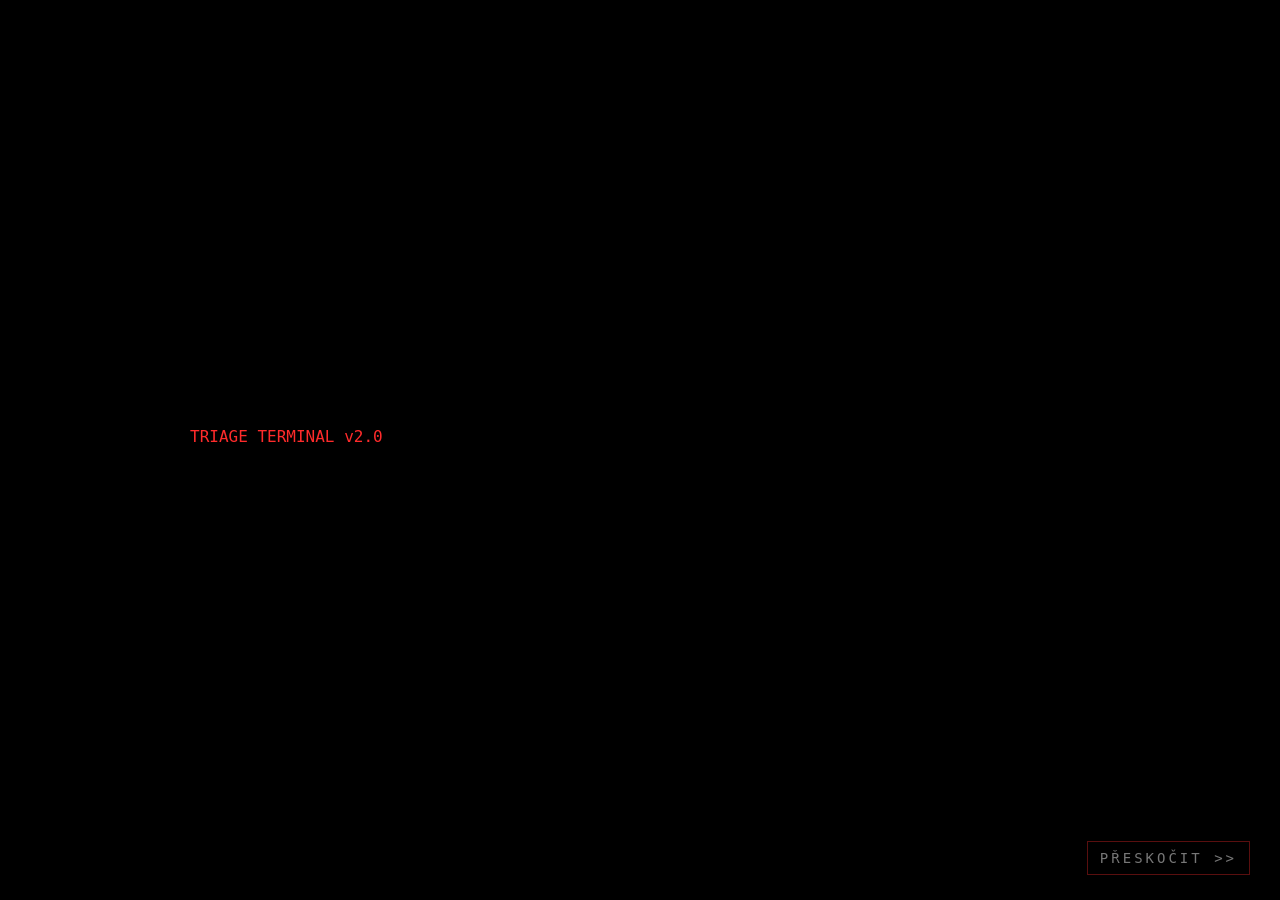
<file: index.html>
<!DOCTYPE html>
<html lang="cs">

<head>

<meta charset="UTF-8">
<meta name="viewport" content="width=device-width, initial-scale=1.0">

<title>TRIAGE | Biohazard Event</title>

<link rel="stylesheet" href="style.css">

</head>


<body>

<div id="musicToggle" onclick="toggleMusic()">🔊</div>
<div id="langToggle" onclick="toggleLang()">EN</div>

<div id="boot-screen">

    <div id="boot-text"></div>

    <a href="operation.html" id="skip-button" data-cz="PŘESKOČIT >>" data-en="SKIP >>">
        SKIP &gt;&gt;
    </a>

</div>



<main id="main-screen">

    <div class="screen">


        <img src="triage-logo.png" class="logo-image">


        <div class="logo">
            TRIAGE
        </div>


        <a href="operation.html" id="enterButton" data-cz="VSTOUPIT DO OPERACE" data-en="ENTER OPERATION">
            ENTER OPERATION
        </a>


    </div>

</main>


<script src="audio.js"></script>
<script src="lang.js"></script>
<script src="script.js"></script>


</body>

</html>
</file>
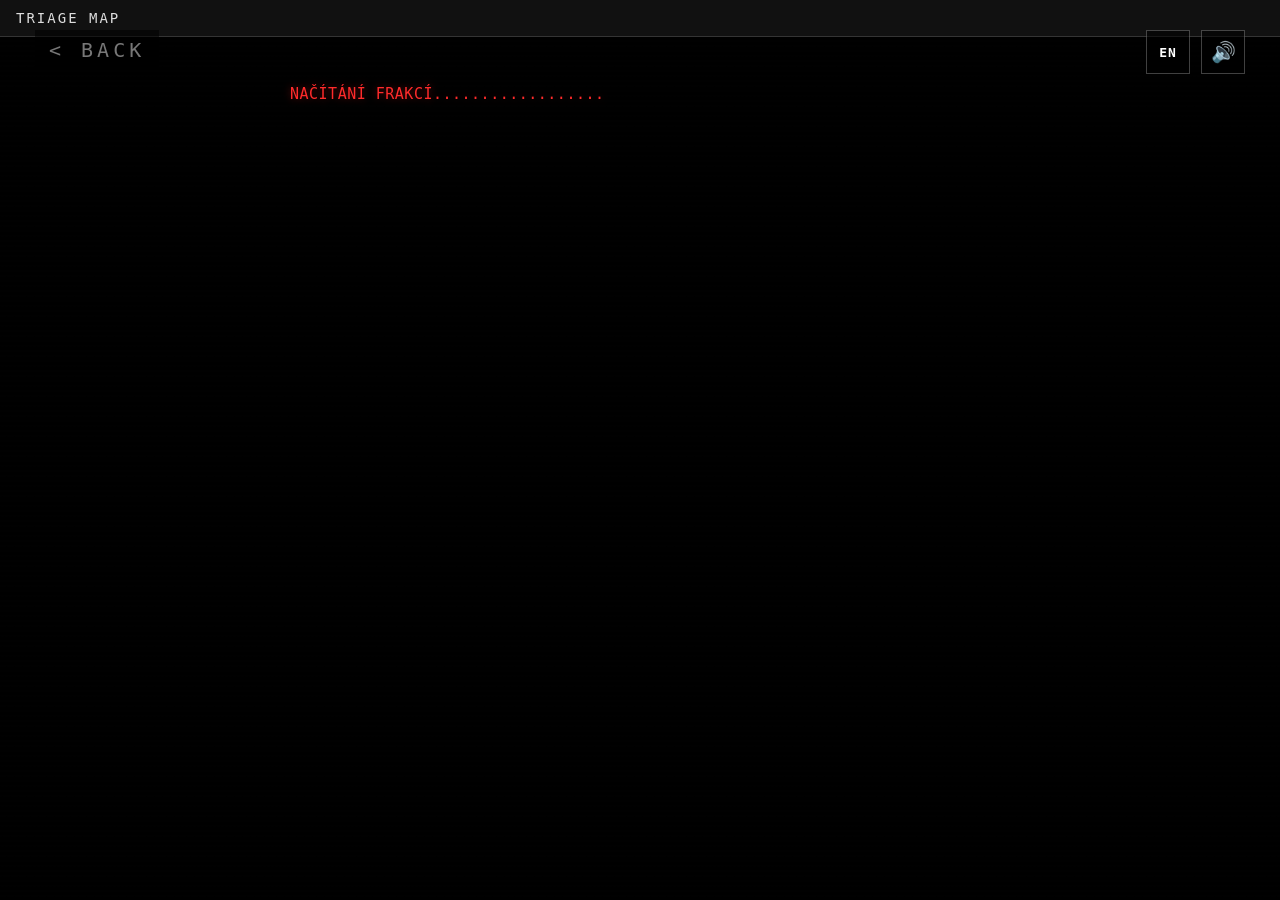
<file: map.html>
<!DOCTYPE html>
<html lang="cs">

<head>

<meta charset="UTF-8">
<meta name="viewport" content="width=device-width, initial-scale=1.0">

<title>TRIAGE - MAP</title>

<link rel="stylesheet" href="map.css">

</head>


<body>


<div class="scanlines"></div>

<div id="musicToggle" onclick="toggleMusic()">🔊</div>
<div id="langToggle" onclick="toggleLang()">EN</div>

<a href="operation.html" class="back-button">
    &lt; BACK
</a>

<main class="boot-screen">

    <div class="boot-titlebar">TRIAGE MAP</div>

    <div class="boot-log" id="bootLog"></div>

</main>


<script src="audio.js"></script>
<script src="lang.js"></script>
<script src="map.js"></script>


</body>

</html>
</file>
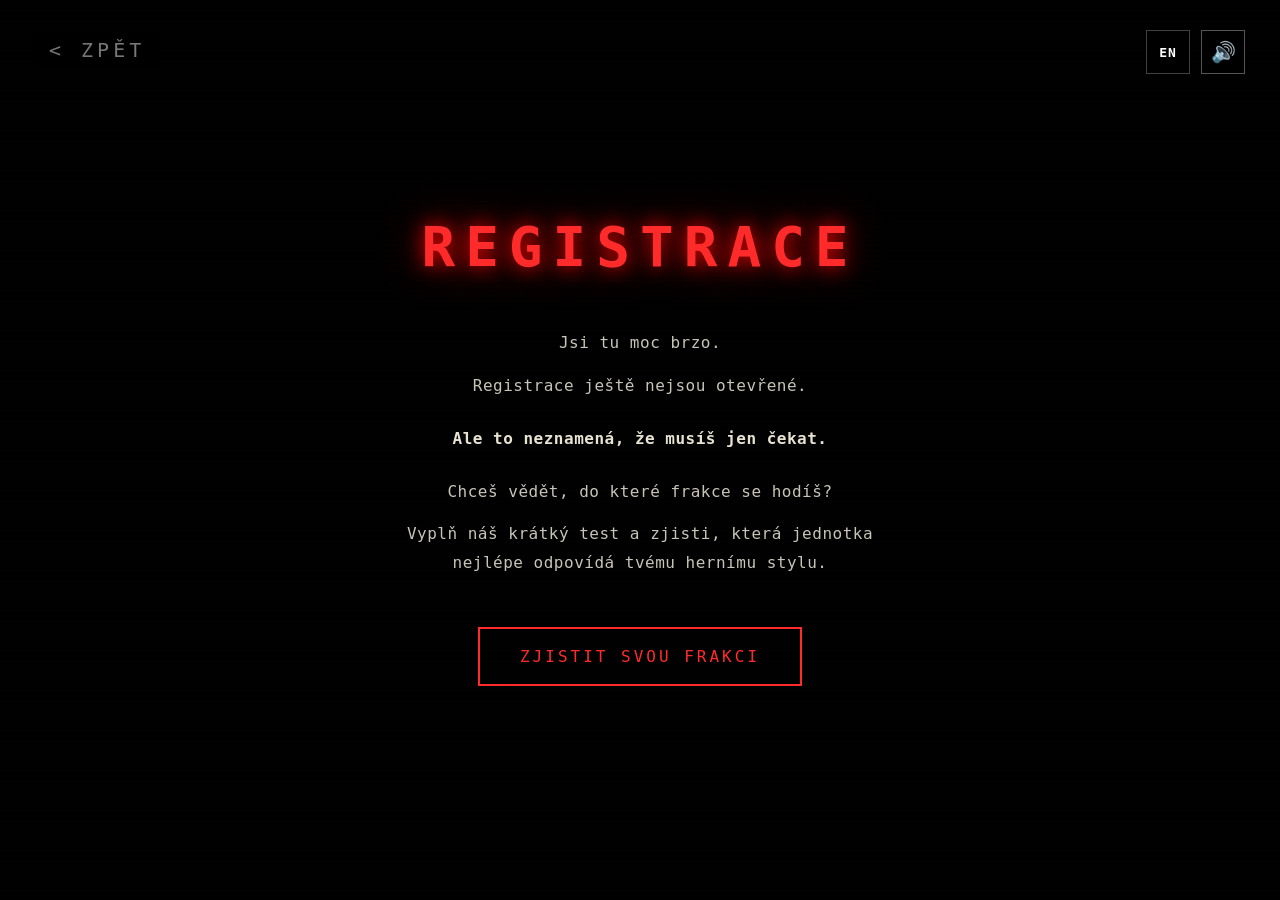
<file: registration.html>
<!DOCTYPE html>
<html lang="cs">

<head>

<meta charset="UTF-8">
<meta name="viewport" content="width=device-width, initial-scale=1.0">

<title>TRIAGE - REGISTRATION</title>

<link rel="stylesheet" href="registration.css">

</head>


<body>


<div class="scanlines"></div>

<div id="musicToggle" onclick="toggleMusic()">🔊</div>
<div id="musicToggle" onclick="toggleMusic()">🔊</div>
<div id="langToggle" onclick="toggleLang()">EN</div>

<a href="operation.html" class="back-button" data-cz="&lt; ZPĚT" data-en="&lt; BACK">&lt; BACK</a>

<main class="registration-screen">

    <div class="reg-title" data-cz="REGISTRACE" data-en="REGISTRATION">REGISTRACE</div>

    <div class="reg-box">

        <p class="reg-line" data-cz="Jsi tu moc brzo." data-en="You're way too early.">Jsi tu moc brzo.</p>
        <p class="reg-line" data-cz="Registrace ještě nejsou otevřené." data-en="Registration isn't open yet.">Registrace ještě nejsou otevřené.</p>

        <p class="reg-line reg-highlight" data-cz="Ale to neznamená, že musíš jen čekat." data-en="But that doesn't mean you have to just wait.">Ale to neznamená, že musíš jen čekat.</p>

        <p class="reg-line" data-cz="Chceš vědět, do které frakce se hodíš?" data-en="Want to know which faction you belong to?">Chceš vědět, do které frakce se hodíš?</p>
        <p class="reg-line" data-cz="Vyplň náš krátký test a zjisti, která jednotka nejlépe odpovídá tvému hernímu stylu." data-en="Take our short test to find out which unit best matches your playstyle.">Vyplň náš krátký test a zjisti, která jednotka nejlépe odpovídá tvému hernímu stylu.</p>

        <a href="https://umbrellacorporationairsoft-max.github.io/triage-test/"
           class="reg-button"
           target="_blank"
           rel="noopener"
           data-cz="ZJISTIT SVOU FRAKCI"
           data-en="FIND YOUR FACTION">
            ZJISTIT SVOU FRAKCI
        </a>

    </div>

</main>

<script src="audio.js"></script>
<script src="lang.js"></script>


</body>

</html>
</file>
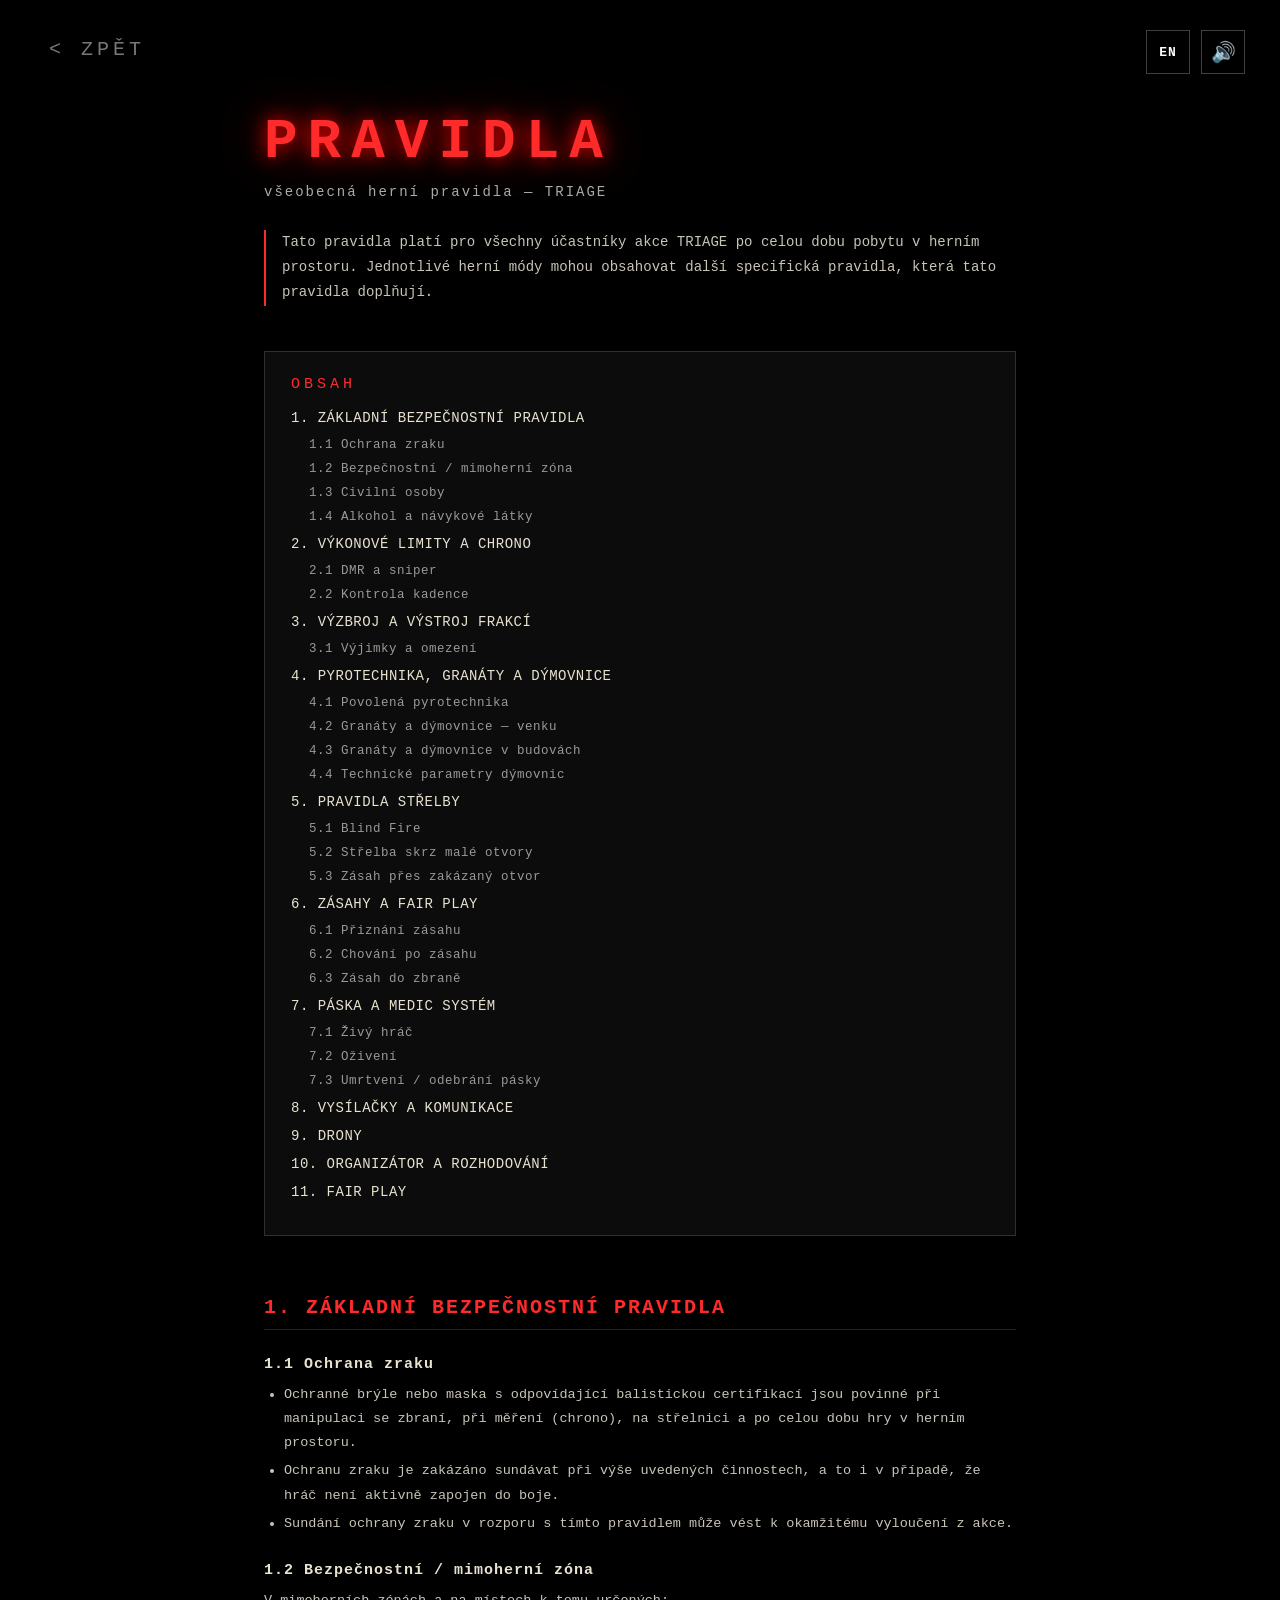
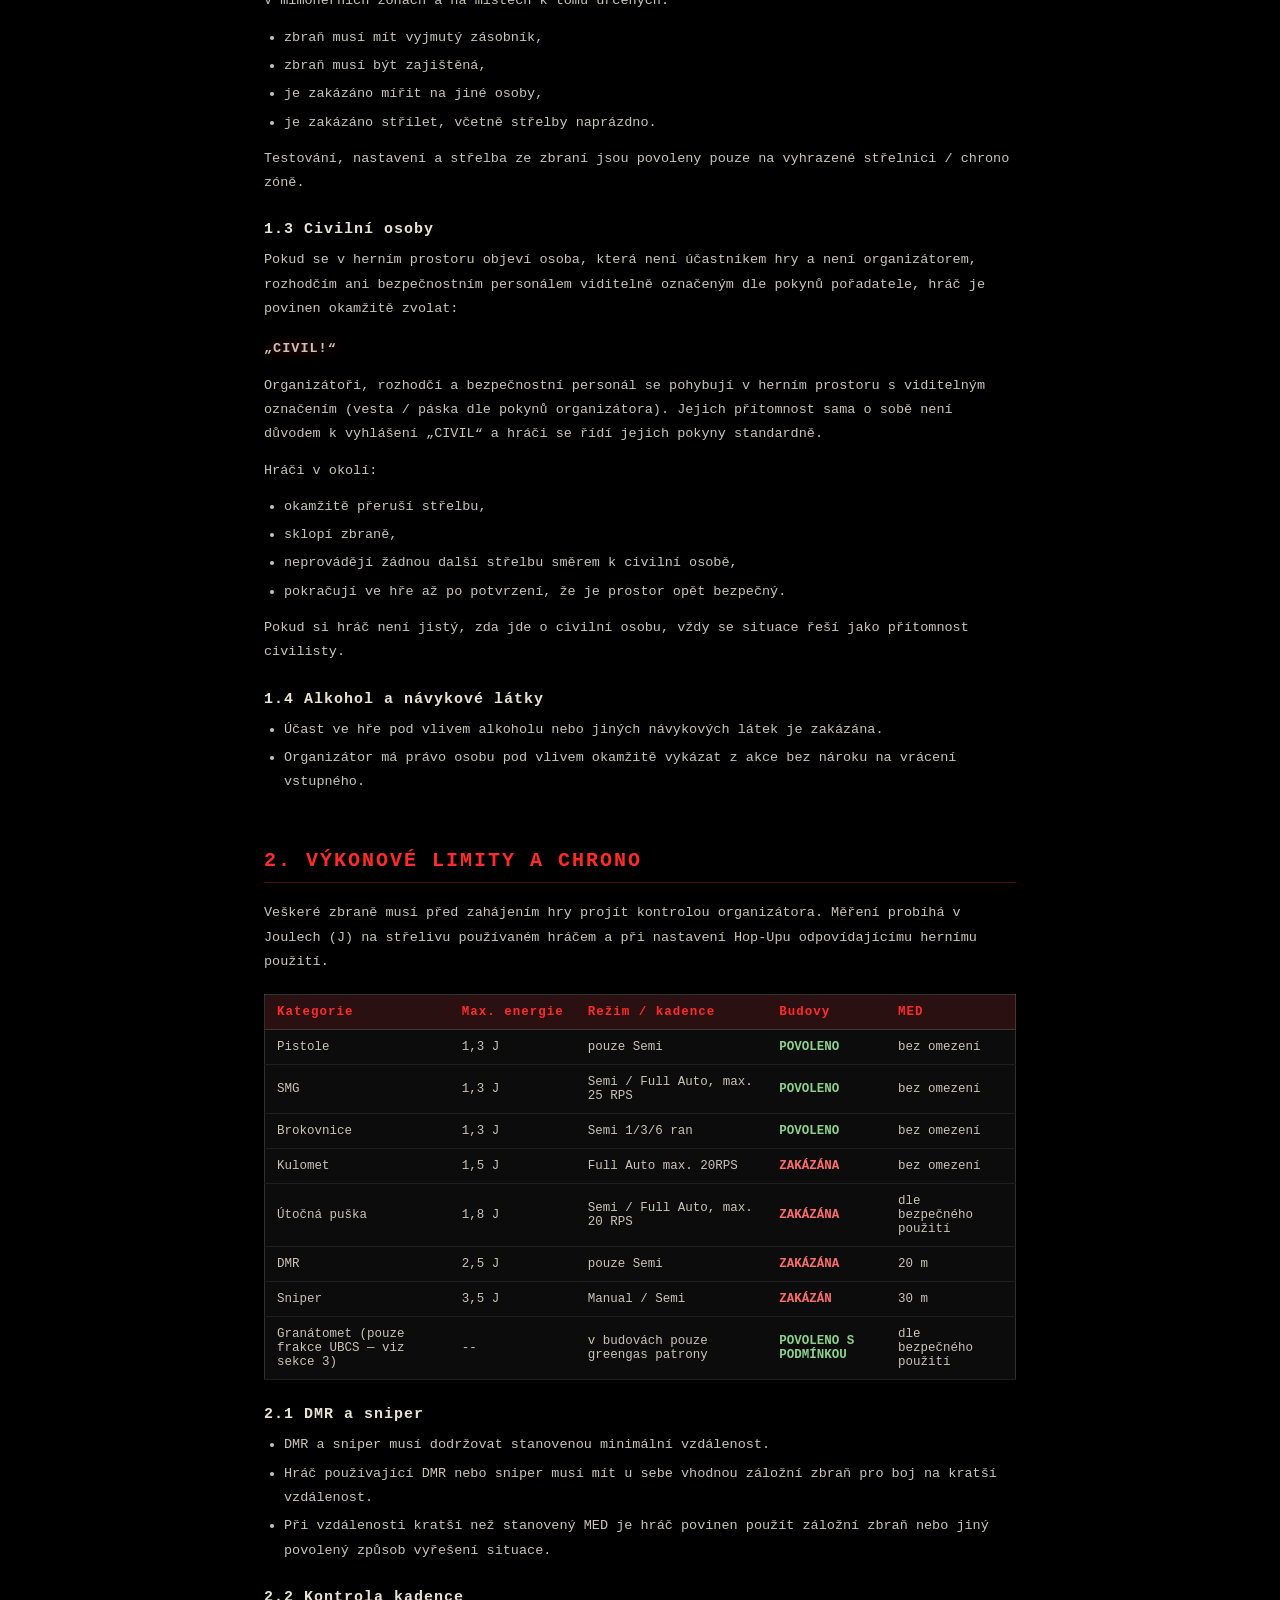
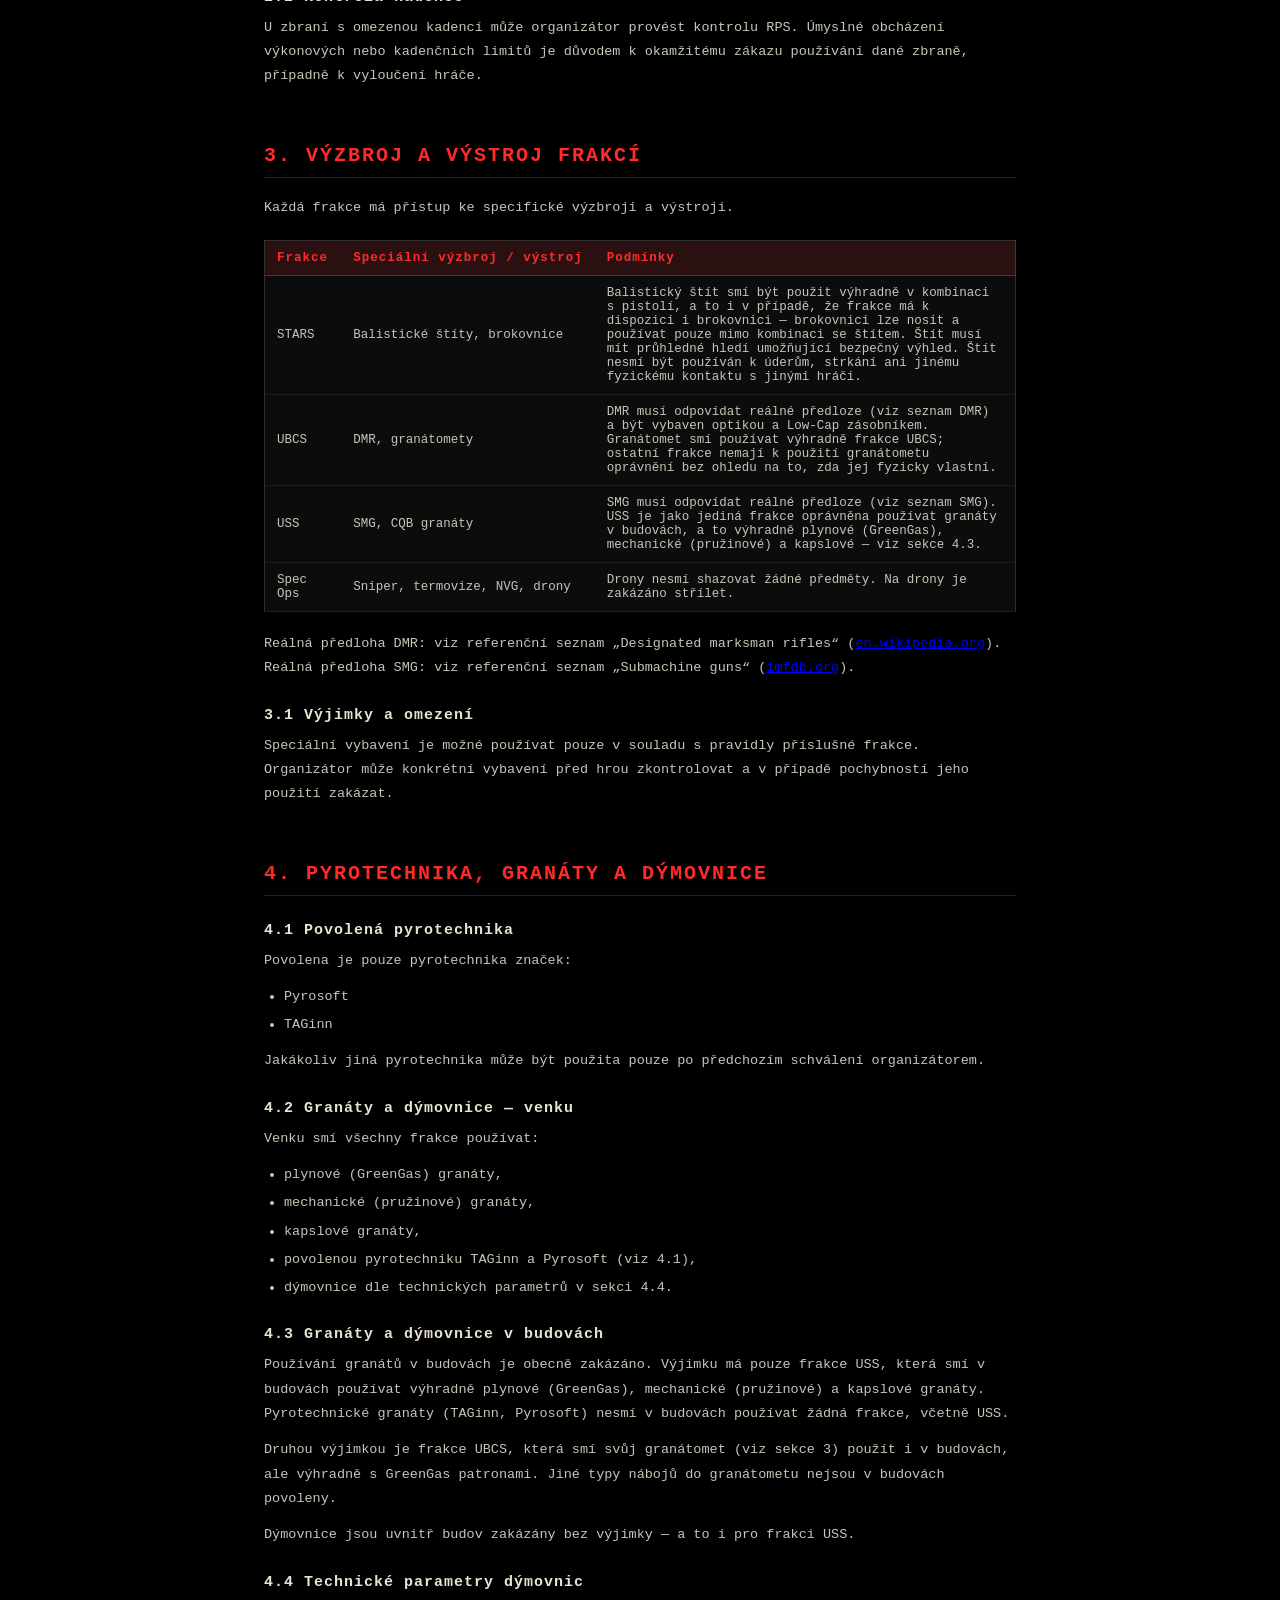
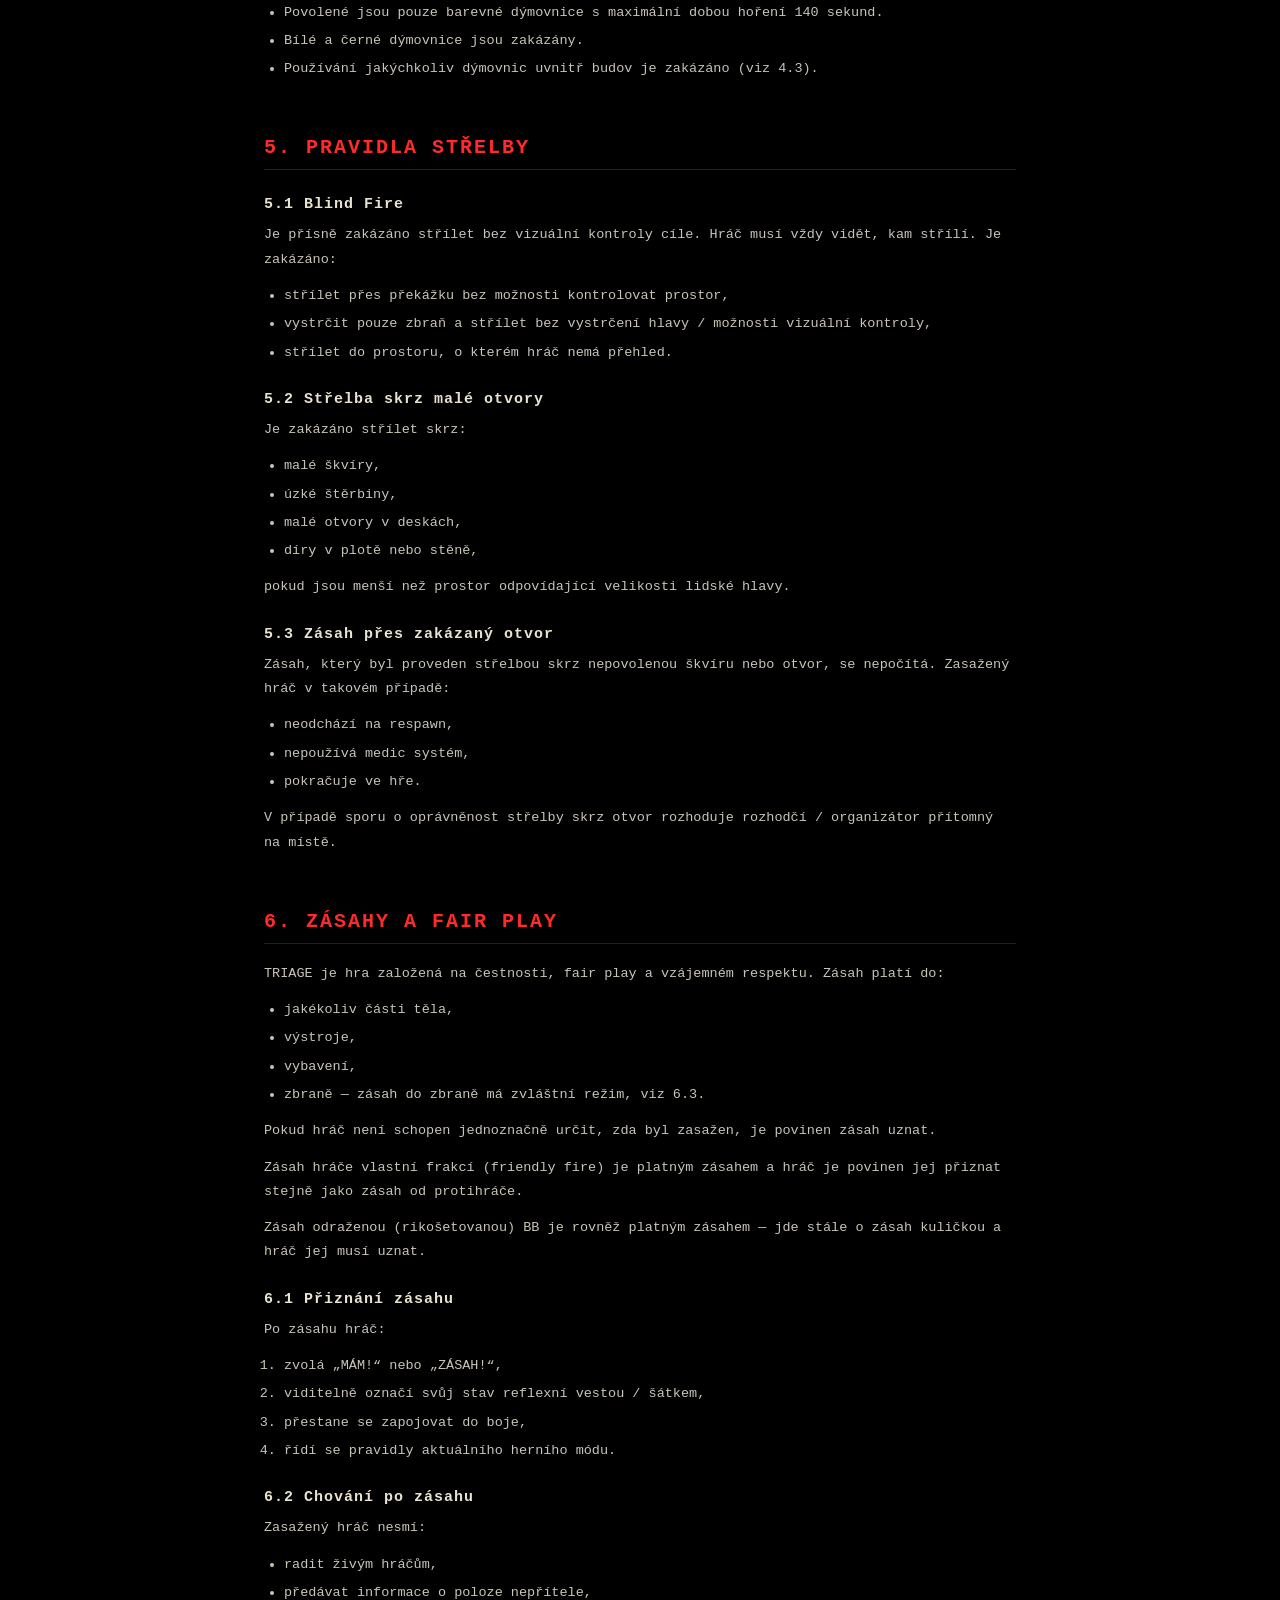
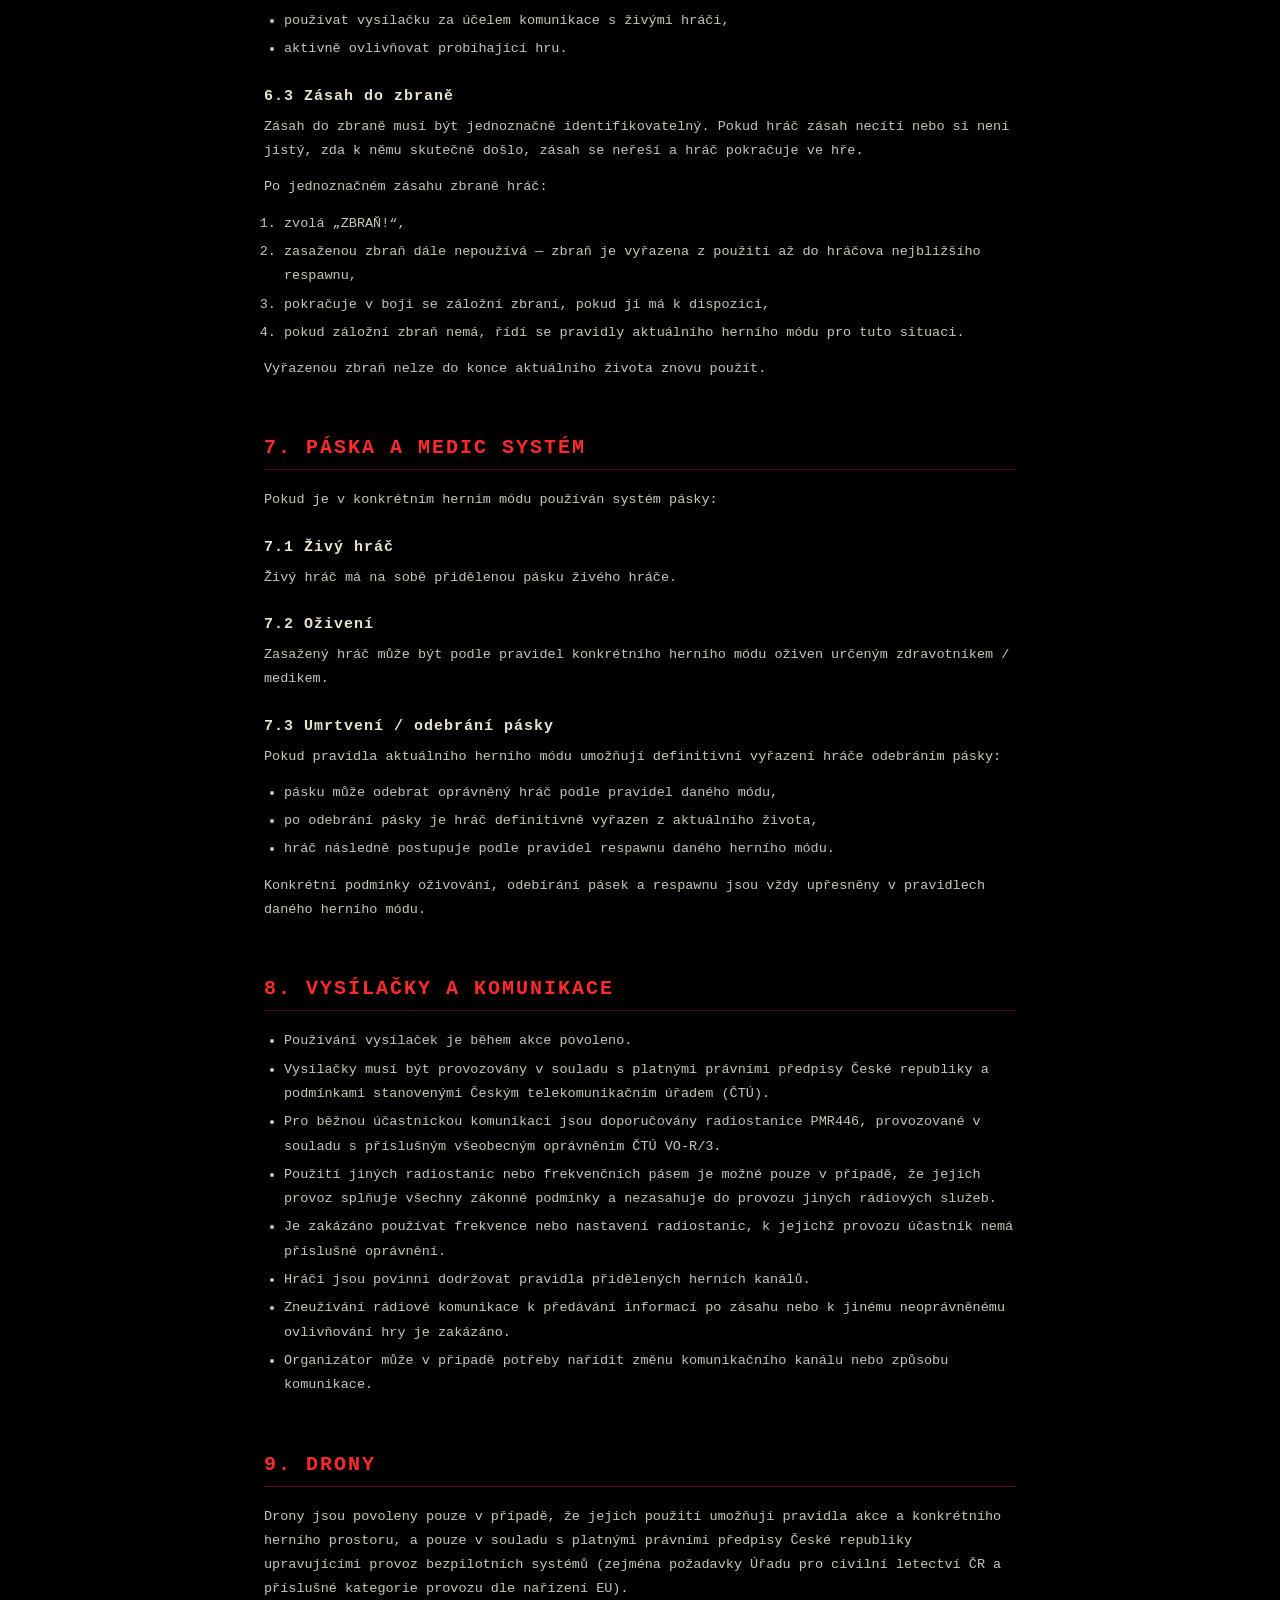
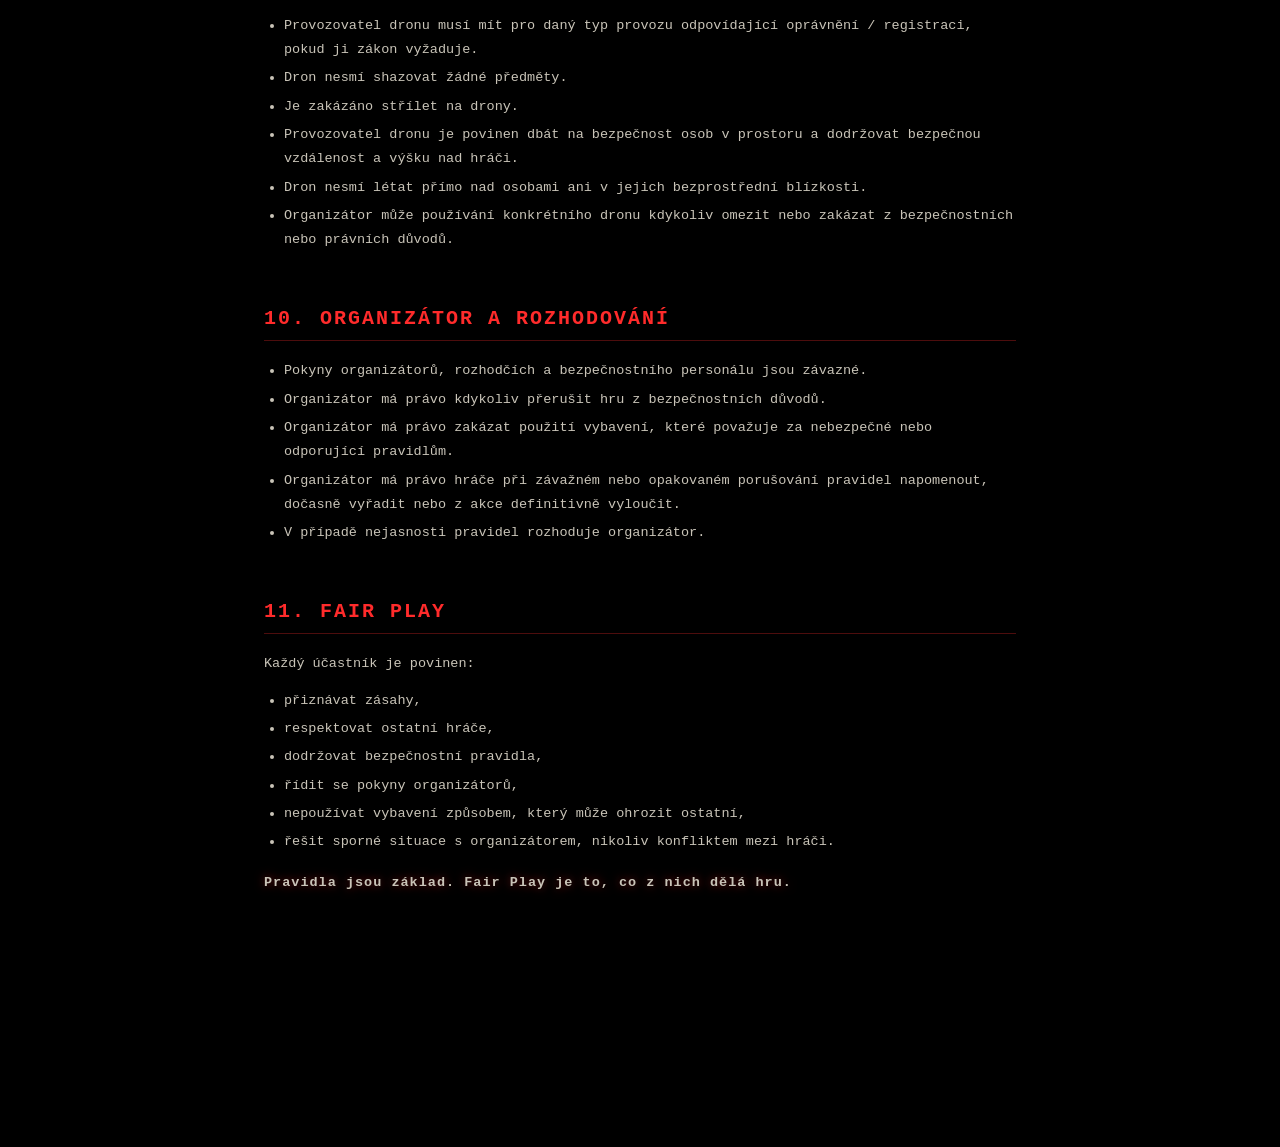
<file: rules.html>
<!DOCTYPE html>
<html lang="cs">

<head>

<meta charset="UTF-8">
<meta name="viewport" content="width=device-width, initial-scale=1.0">

<title>TRIAGE - RULES</title>

<link rel="stylesheet" href="rules.css">

</head>


<body>


<div class="scanlines"></div>

<div id="musicToggle" onclick="toggleMusic()">🔊</div>
<div id="langToggle" onclick="toggleLang()">EN</div>

<a href="operation.html" class="back-button" data-cz="&lt; ZPĚT" data-en="&lt; BACK">
    &lt; BACK
</a>

<main class="rules-page">

    <div class="rules-title" data-cz="PRAVIDLA" data-en="RULES">RULES</div>
    <div class="rules-subtitle" data-cz="všeobecná herní pravidla — TRIAGE" data-en="general game rules — TRIAGE">všeobecná herní pravidla — TRIAGE</div>

    <p class="rules-intro"
       data-cz="Tato pravidla platí pro všechny účastníky akce TRIAGE po celou dobu pobytu v herním prostoru. Jednotlivé herní módy mohou obsahovat další specifická pravidla, která tato pravidla doplňují."
       data-en="These rules apply to all participants of the TRIAGE event for the entire duration of their presence in the game area. Individual game modes may include additional specific rules that supplement these rules.">
        Tato pravidla platí pro všechny účastníky akce TRIAGE po celou dobu pobytu
        v herním prostoru. Jednotlivé herní módy mohou obsahovat další specifická
        pravidla, která tato pravidla doplňují.
    </p>

    <!-- ============ OBSAH ============ -->
    <nav class="toc">

        <div class="toc-title" data-cz="OBSAH" data-en="CONTENTS">OBSAH</div>

        <ol class="toc-list">
            <li><a href="#sec1" data-cz="1. ZÁKLADNÍ BEZPEČNOSTNÍ PRAVIDLA" data-en="1. BASIC SAFETY RULES">1. ZÁKLADNÍ BEZPEČNOSTNÍ PRAVIDLA</a>
                <ol>
                    <li><a href="#sec1-1" data-cz="1.1 Ochrana zraku" data-en="1.1 Eye protection">1.1 Ochrana zraku</a></li>
                    <li><a href="#sec1-2" data-cz="1.2 Bezpečnostní / mimoherní zóna" data-en="1.2 Safe / off-game zone">1.2 Bezpečnostní / mimoherní zóna</a></li>
                    <li><a href="#sec1-3" data-cz="1.3 Civilní osoby" data-en="1.3 Civilians">1.3 Civilní osoby</a></li>
                    <li><a href="#sec1-4" data-cz="1.4 Alkohol a návykové látky" data-en="1.4 Alcohol and substances">1.4 Alkohol a návykové látky</a></li>
                </ol>
            </li>
            <li><a href="#sec2" data-cz="2. VÝKONOVÉ LIMITY A CHRONO" data-en="2. POWER LIMITS AND CHRONO">2. VÝKONOVÉ LIMITY A CHRONO</a>
                <ol>
                    <li><a href="#sec2-1" data-cz="2.1 DMR a sniper" data-en="2.1 DMR and sniper">2.1 DMR a sniper</a></li>
                    <li><a href="#sec2-2" data-cz="2.2 Kontrola kadence" data-en="2.2 Rate of fire check">2.2 Kontrola kadence</a></li>
                </ol>
            </li>
            <li><a href="#sec3" data-cz="3. VÝZBROJ A VÝSTROJ FRAKCÍ" data-en="3. FACTION WEAPONS AND GEAR">3. VÝZBROJ A VÝSTROJ FRAKCÍ</a>
                <ol>
                    <li><a href="#sec3-1" data-cz="3.1 Výjimky a omezení" data-en="3.1 Exceptions and restrictions">3.1 Výjimky a omezení</a></li>
                </ol>
            </li>
            <li><a href="#sec4" data-cz="4. PYROTECHNIKA, GRANÁTY A DÝMOVNICE" data-en="4. PYROTECHNICS, GRENADES AND SMOKE">4. PYROTECHNIKA, GRANÁTY A DÝMOVNICE</a>
                <ol>
                    <li><a href="#sec4-1" data-cz="4.1 Povolená pyrotechnika" data-en="4.1 Allowed pyrotechnics">4.1 Povolená pyrotechnika</a></li>
                    <li><a href="#sec4-2" data-cz="4.2 Granáty a dýmovnice — venku" data-en="4.2 Grenades and smoke — outdoors">4.2 Granáty a dýmovnice — venku</a></li>
                    <li><a href="#sec4-3" data-cz="4.3 Granáty a dýmovnice v budovách" data-en="4.3 Grenades and smoke in buildings">4.3 Granáty a dýmovnice v budovách</a></li>
                    <li><a href="#sec4-4" data-cz="4.4 Technické parametry dýmovnic" data-en="4.4 Smoke grenade specifications">4.4 Technické parametry dýmovnic</a></li>
                </ol>
            </li>
            <li><a href="#sec5" data-cz="5. PRAVIDLA STŘELBY" data-en="5. SHOOTING RULES">5. PRAVIDLA STŘELBY</a>
                <ol>
                    <li><a href="#sec5-1" data-cz="5.1 Blind Fire" data-en="5.1 Blind Fire">5.1 Blind Fire</a></li>
                    <li><a href="#sec5-2" data-cz="5.2 Střelba skrz malé otvory" data-en="5.2 Shooting through small openings">5.2 Střelba skrz malé otvory</a></li>
                    <li><a href="#sec5-3" data-cz="5.3 Zásah přes zakázaný otvor" data-en="5.3 Hit through a forbidden opening">5.3 Zásah přes zakázaný otvor</a></li>
                </ol>
            </li>
            <li><a href="#sec6" data-cz="6. ZÁSAHY A FAIR PLAY" data-en="6. HITS AND FAIR PLAY">6. ZÁSAHY A FAIR PLAY</a>
                <ol>
                    <li><a href="#sec6-1" data-cz="6.1 Přiznání zásahu" data-en="6.1 Acknowledging a hit">6.1 Přiznání zásahu</a></li>
                    <li><a href="#sec6-2" data-cz="6.2 Chování po zásahu" data-en="6.2 Behavior after a hit">6.2 Chování po zásahu</a></li>
                    <li><a href="#sec6-3" data-cz="6.3 Zásah do zbraně" data-en="6.3 Hit to the weapon">6.3 Zásah do zbraně</a></li>
                </ol>
            </li>
            <li><a href="#sec7" data-cz="7. PÁSKA A MEDIC SYSTÉM" data-en="7. ARMBAND AND MEDIC SYSTEM">7. PÁSKA A MEDIC SYSTÉM</a>
                <ol>
                    <li><a href="#sec7-1" data-cz="7.1 Živý hráč" data-en="7.1 Live player">7.1 Živý hráč</a></li>
                    <li><a href="#sec7-2" data-cz="7.2 Oživení" data-en="7.2 Revival">7.2 Oživení</a></li>
                    <li><a href="#sec7-3" data-cz="7.3 Umrtvení / odebrání pásky" data-en="7.3 Elimination / removing the armband">7.3 Umrtvení / odebrání pásky</a></li>
                </ol>
            </li>
            <li><a href="#sec8" data-cz="8. VYSÍLAČKY A KOMUNIKACE" data-en="8. RADIOS AND COMMUNICATION">8. VYSÍLAČKY A KOMUNIKACE</a></li>
            <li><a href="#sec9" data-cz="9. DRONY" data-en="9. DRONES">9. DRONY</a></li>
            <li><a href="#sec10" data-cz="10. ORGANIZÁTOR A ROZHODOVÁNÍ" data-en="10. ORGANIZER AND DECISIONS">10. ORGANIZÁTOR A ROZHODOVÁNÍ</a></li>
            <li><a href="#sec11" data-cz="11. FAIR PLAY" data-en="11. FAIR PLAY">11. FAIR PLAY</a></li>
        </ol>

    </nav>

    <!-- ============ OBSAH PRAVIDEL ============ -->
    <div class="rules-body">

        <section id="sec1">
            <h2 data-cz="1. ZÁKLADNÍ BEZPEČNOSTNÍ PRAVIDLA" data-en="1. BASIC SAFETY RULES">1. ZÁKLADNÍ BEZPEČNOSTNÍ PRAVIDLA</h2>

            <div id="sec1-1" class="sub">
                <h3 data-cz="1.1 Ochrana zraku" data-en="1.1 Eye protection">1.1 Ochrana zraku</h3>
                <ul>
                    <li data-cz="Ochranné brýle nebo maska s odpovídající balistickou certifikací jsou povinné při manipulaci se zbraní, při měření (chrono), na střelnici a po celou dobu hry v herním prostoru." data-en="Certified ballistic eye protection or a mask is mandatory when handling a weapon, during chrono measurement, on the range, and for the entire duration of the game in the game area.">Ochranné brýle nebo maska s odpovídající balistickou certifikací jsou povinné při manipulaci se zbraní, při měření (chrono), na střelnici a po celou dobu hry v herním prostoru.</li>
                    <li data-cz="Ochranu zraku je zakázáno sundávat při výše uvedených činnostech, a to i v případě, že hráč není aktivně zapojen do boje." data-en="Removing eye protection during the above activities is forbidden, even if the player is not actively engaged in combat.">Ochranu zraku je zakázáno sundávat při výše uvedených činnostech, a to i v případě, že hráč není aktivně zapojen do boje.</li>
                    <li data-cz="Sundání ochrany zraku v rozporu s tímto pravidlem může vést k okamžitému vyloučení z akce." data-en="Removing eye protection in violation of this rule may result in immediate disqualification from the event.">Sundání ochrany zraku v rozporu s tímto pravidlem může vést k okamžitému vyloučení z akce.</li>
                </ul>
            </div>

            <div id="sec1-2" class="sub">
                <h3 data-cz="1.2 Bezpečnostní / mimoherní zóna" data-en="1.2 Safe / off-game zone">1.2 Bezpečnostní / mimoherní zóna</h3>
                <p data-cz="V mimoherních zónách a na místech k tomu určených:" data-en="In off-game zones and designated areas:">V mimoherních zónách a na místech k tomu určených:</p>
                <ul>
                    <li data-cz="zbraň musí mít vyjmutý zásobník," data-en="the weapon must have its magazine removed,">zbraň musí mít vyjmutý zásobník,</li>
                    <li data-cz="zbraň musí být zajištěná," data-en="the weapon must be on safety,">zbraň musí být zajištěná,</li>
                    <li data-cz="je zakázáno mířit na jiné osoby," data-en="aiming at other people is forbidden,">je zakázáno mířit na jiné osoby,</li>
                    <li data-cz="je zakázáno střílet, včetně střelby naprázdno." data-en="shooting is forbidden, including dry firing.">je zakázáno střílet, včetně střelby naprázdno.</li>
                </ul>
                <p data-cz="Testování, nastavení a střelba ze zbraní jsou povoleny pouze na vyhrazené střelnici / chrono zóně." data-en="Testing, adjusting, and firing weapons is only permitted at the designated range / chrono zone.">Testování, nastavení a střelba ze zbraní jsou povoleny pouze na vyhrazené střelnici / chrono zóně.</p>
            </div>

            <div id="sec1-3" class="sub">
                <h3 data-cz="1.3 Civilní osoby" data-en="1.3 Civilians">1.3 Civilní osoby</h3>
                <p data-cz="Pokud se v herním prostoru objeví osoba, která není účastníkem hry a není organizátorem, rozhodčím ani bezpečnostním personálem viditelně označeným dle pokynů pořadatele, hráč je povinen okamžitě zvolat:" data-en="If a person appears in the game area who is not a participant in the game and is not an organizer, referee, or safety staff member visibly marked according to the organizer's instructions, the player must immediately shout:">Pokud se v herním prostoru objeví osoba, která není účastníkem hry a není organizátorem, rozhodčím ani bezpečnostním personálem viditelně označeným dle pokynů pořadatele, hráč je povinen okamžitě zvolat:</p>
                <p class="callout" data-cz="„CIVIL!“" data-en="“CIVILIAN!”">„CIVIL!“</p>
                <p data-cz="Organizátoři, rozhodčí a bezpečnostní personál se pohybují v herním prostoru s viditelným označením (vesta / páska dle pokynů organizátora). Jejich přítomnost sama o sobě není důvodem k vyhlášení „CIVIL“ a hráči se řídí jejich pokyny standardně." data-en="Organizers, referees, and safety staff move through the game area with visible markings (vest / armband as instructed by the organizer). Their presence alone is not grounds for shouting “CIVILIAN” and players follow their instructions as normal.">Organizátoři, rozhodčí a bezpečnostní personál se pohybují v herním prostoru s viditelným označením (vesta / páska dle pokynů organizátora). Jejich přítomnost sama o sobě není důvodem k vyhlášení „CIVIL“ a hráči se řídí jejich pokyny standardně.</p>
                <p data-cz="Hráči v okolí:" data-en="Nearby players must:">Hráči v okolí:</p>
                <ul>
                    <li data-cz="okamžitě přeruší střelbu," data-en="immediately stop shooting,">okamžitě přeruší střelbu,</li>
                    <li data-cz="sklopí zbraně," data-en="lower their weapons,">sklopí zbraně,</li>
                    <li data-cz="neprovádějí žádnou další střelbu směrem k civilní osobě," data-en="not fire in the direction of the civilian,">neprovádějí žádnou další střelbu směrem k civilní osobě,</li>
                    <li data-cz="pokračují ve hře až po potvrzení, že je prostor opět bezpečný." data-en="resume the game only after confirmation that the area is safe again.">pokračují ve hře až po potvrzení, že je prostor opět bezpečný.</li>
                </ul>
                <p data-cz="Pokud si hráč není jistý, zda jde o civilní osobu, vždy se situace řeší jako přítomnost civilisty." data-en="If a player is unsure whether a person is a civilian, the situation must always be treated as if a civilian is present.">Pokud si hráč není jistý, zda jde o civilní osobu, vždy se situace řeší jako přítomnost civilisty.</p>
            </div>

            <div id="sec1-4" class="sub">
                <h3 data-cz="1.4 Alkohol a návykové látky" data-en="1.4 Alcohol and substances">1.4 Alkohol a návykové látky</h3>
                <ul>
                    <li data-cz="Účast ve hře pod vlivem alkoholu nebo jiných návykových látek je zakázána." data-en="Participating in the game under the influence of alcohol or other substances is forbidden.">Účast ve hře pod vlivem alkoholu nebo jiných návykových látek je zakázána.</li>
                    <li data-cz="Organizátor má právo osobu pod vlivem okamžitě vykázat z akce bez nároku na vrácení vstupného." data-en="The organizer has the right to immediately remove a person under the influence from the event without a refund.">Organizátor má právo osobu pod vlivem okamžitě vykázat z akce bez nároku na vrácení vstupného.</li>
                </ul>
            </div>

        </section>


        <section id="sec2">
            <h2 data-cz="2. VÝKONOVÉ LIMITY A CHRONO" data-en="2. POWER LIMITS AND CHRONO">2. VÝKONOVÉ LIMITY A CHRONO</h2>

            <p data-cz="Veškeré zbraně musí před zahájením hry projít kontrolou organizátora. Měření probíhá v Joulech (J) na střelivu používaném hráčem a při nastavení Hop-Upu odpovídajícímu hernímu použití."
               data-en="All weapons must be checked by the organizer before the game begins. Measurement is done in Joules (J) using the BB weight the player is using, with the Hop-Up set for gameplay use.">
                Veškeré zbraně musí před zahájením hry projít kontrolou organizátora. Měření probíhá v Joulech (J) na střelivu používaném hráčem a při nastavení Hop-Upu odpovídajícímu hernímu použití.
            </p>

            <div class="table-wrap">
                <table class="rules-table">
                    <thead>
                        <tr>
                            <th data-cz="Kategorie" data-en="Category">Kategorie</th>
                            <th data-cz="Max. energie" data-en="Max. energy">Max. energie</th>
                            <th data-cz="Režim / kadence" data-en="Mode / rate of fire">Režim / kadence</th>
                            <th data-cz="Budovy" data-en="Buildings">Budovy</th>
                            <th data-cz="MED" data-en="MED">MED</th>
                        </tr>
                    </thead>
                    <tbody>
                        <tr>
                            <td data-cz="Pistole" data-en="Pistol">Pistole</td>
                            <td>1,3 J</td>
                            <td data-cz="pouze Semi" data-en="Semi only">pouze Semi</td>
                            <td class="ok" data-cz="POVOLENO" data-en="ALLOWED">POVOLENO</td>
                            <td data-cz="bez omezení" data-en="no restriction">bez omezení</td>
                        </tr>
                        <tr>
                            <td>SMG</td>
                            <td>1,3 J</td>
                            <td data-cz="Semi / Full Auto, max. 25 RPS" data-en="Semi / Full Auto, max. 25 RPS">Semi / Full Auto, max. 25 RPS</td>
                            <td class="ok" data-cz="POVOLENO" data-en="ALLOWED">POVOLENO</td>
                            <td data-cz="bez omezení" data-en="no restriction">bez omezení</td>
                        </tr>
                        <tr>
                            <td data-cz="Brokovnice" data-en="Shotgun">Brokovnice</td>
                            <td>1,3 J</td>
                            <td data-cz="Semi 1/3/6 ran" data-en="Semi 1/3/6 shots">Semi 1/3/6 ran</td>
                            <td class="ok" data-cz="POVOLENO" data-en="ALLOWED">POVOLENO</td>
                            <td data-cz="bez omezení" data-en="no restriction">bez omezení</td>
                        </tr>
                        <tr>
                            <td data-cz="Kulomet" data-en="Machinegun">Kulomet</td>
                            <td>1,5 J</td>
                            <td data-cz="Full Auto max. 20RPS" data-en="Full Auto max. 20RPS">Full Auto max. 20RPS</td>
                            <td class="no" data-cz="ZAKÁZÁNA" data-en="FORBIDDEN">ZAKÁZÁNA</td>
                            <td data-cz="bez omezení" data-en="no restriction">bez omezení</td>
                        </tr>
                        <tr>
                            <td data-cz="Útočná puška" data-en="Assault rifle">Útočná puška</td>
                            <td>1,8 J</td>
                            <td data-cz="Semi / Full Auto, max. 20 RPS" data-en="Semi / Full Auto, max. 20 RPS">Semi / Full Auto, max. 20 RPS</td>
                            <td class="no" data-cz="ZAKÁZÁNA" data-en="FORBIDDEN">ZAKÁZÁNA</td>
                            <td data-cz="dle bezpečného použití" data-en="per safe use">dle bezpečného použití</td>
                        </tr>
                        <tr>
                            <td>DMR</td>
                            <td>2,5 J</td>
                            <td data-cz="pouze Semi" data-en="Semi only">pouze Semi</td>
                            <td class="no" data-cz="ZAKÁZÁNA" data-en="FORBIDDEN">ZAKÁZÁNA</td>
                            <td>20 m</td>
                        </tr>
                        <tr>
                            <td data-cz="Sniper" data-en="Sniper">Sniper</td>
                            <td>3,5 J</td>
                            <td data-cz="Manual / Semi" data-en="Manual / Semi">Manual / Semi</td>
                            <td class="no" data-cz="ZAKÁZÁN" data-en="FORBIDDEN">ZAKÁZÁN</td>
                            <td>30 m</td>
                        </tr>
                        <tr>
                            <td data-cz="Granátomet (pouze frakce UBCS — viz sekce 3)" data-en="Grenade launcher (UBCS faction only — see section 3)">Granátomet (pouze frakce UBCS — viz sekce 3)</td>
                            <td>--</td>
                            <td data-cz="v budovách pouze greengas patrony" data-en="in buildings only greengas shells">v budovách pouze greengas patrony</td>
                            <td class="ok" data-cz="POVOLENO S PODMÍNKOU" data-en="CONDITIONAL PERMIT">POVOLENO S PODMÍNKOU</td>
                            <td data-cz="dle bezpečného použití" data-en="per safe use">dle bezpečného použití</td>
                        </tr>
                    </tbody>
                </table>
            </div>

            <div id="sec2-1" class="sub">
                <h3 data-cz="2.1 DMR a sniper" data-en="2.1 DMR and sniper">2.1 DMR a sniper</h3>
                <ul>
                    <li data-cz="DMR a sniper musí dodržovat stanovenou minimální vzdálenost." data-en="DMR and sniper must observe the specified minimum engagement distance.">DMR a sniper musí dodržovat stanovenou minimální vzdálenost.</li>
                    <li data-cz="Hráč používající DMR nebo sniper musí mít u sebe vhodnou záložní zbraň pro boj na kratší vzdálenost." data-en="A player using a DMR or sniper must carry a suitable secondary weapon for close-range combat.">Hráč používající DMR nebo sniper musí mít u sebe vhodnou záložní zbraň pro boj na kratší vzdálenost.</li>
                    <li data-cz="Při vzdálenosti kratší než stanovený MED je hráč povinen použít záložní zbraň nebo jiný povolený způsob vyřešení situace." data-en="At a distance shorter than the specified MED, the player must use their secondary weapon or another approved way to resolve the situation.">Při vzdálenosti kratší než stanovený MED je hráč povinen použít záložní zbraň nebo jiný povolený způsob vyřešení situace.</li>
                </ul>
            </div>

            <div id="sec2-2" class="sub">
                <h3 data-cz="2.2 Kontrola kadence" data-en="2.2 Rate of fire check">2.2 Kontrola kadence</h3>
                <p data-cz="U zbraní s omezenou kadencí může organizátor provést kontrolu RPS. Úmyslné obcházení výkonových nebo kadenčních limitů je důvodem k okamžitému zákazu používání dané zbraně, případně k vyloučení hráče."
                   data-en="For weapons with a limited rate of fire, the organizer may check RPS. Deliberately bypassing power or rate-of-fire limits is grounds for an immediate ban on using that weapon, or disqualification of the player.">
                    U zbraní s omezenou kadencí může organizátor provést kontrolu RPS. Úmyslné obcházení výkonových nebo kadenčních limitů je důvodem k okamžitému zákazu používání dané zbraně, případně k vyloučení hráče.
                </p>
            </div>

        </section>


        <section id="sec3">
            <h2 data-cz="3. VÝZBROJ A VÝSTROJ FRAKCÍ" data-en="3. FACTION WEAPONS AND GEAR">3. VÝZBROJ A VÝSTROJ FRAKCÍ</h2>

            <p data-cz="Každá frakce má přístup ke specifické výzbroji a výstroji." data-en="Each faction has access to specific weapons and gear.">Každá frakce má přístup ke specifické výzbroji a výstroji.</p>

            <div class="table-wrap">
                <table class="rules-table">
                    <thead>
                        <tr>
                            <th data-cz="Frakce" data-en="Faction">Frakce</th>
                            <th data-cz="Speciální výzbroj / výstroj" data-en="Special weapons / gear">Speciální výzbroj / výstroj</th>
                            <th data-cz="Podmínky" data-en="Conditions">Podmínky</th>
                        </tr>
                    </thead>
                    <tbody>
                        <tr>
                            <td>STARS</td>
                            <td data-cz="Balistické štíty, brokovnice" data-en="Ballistic shields, shotguns">Balistické štíty, brokovnice</td>
                            <td data-cz="Balistický štít smí být použit výhradně v kombinaci s pistolí, a to i v případě, že frakce má k dispozici i brokovnici — brokovnici lze nosit a používat pouze mimo kombinaci se štítem. Štít musí mít průhledné hledí umožňující bezpečný výhled. Štít nesmí být používán k úderům, strkání ani jinému fyzickému kontaktu s jinými hráči." data-en="A ballistic shield may only be used in combination with a pistol, even though the faction also has access to a shotgun — the shotgun may only be carried and used without the shield. The shield must have a clear visor allowing safe visibility. The shield must not be used to strike, push, or otherwise make physical contact with other players.">Balistický štít smí být použit výhradně v kombinaci s pistolí, a to i v případě, že frakce má k dispozici i brokovnici — brokovnici lze nosit a používat pouze mimo kombinaci se štítem. Štít musí mít průhledné hledí umožňující bezpečný výhled. Štít nesmí být používán k úderům, strkání ani jinému fyzickému kontaktu s jinými hráči.</td>
                        </tr>
                        <tr>
                            <td>UBCS</td>
                            <td data-cz="DMR, granátomety" data-en="DMR, grenade launchers">DMR, granátomety</td>
                            <td data-cz="DMR musí odpovídat reálné předloze (viz seznam DMR) a být vybaven optikou a Low-Cap zásobníkem. Granátomet smí používat výhradně frakce UBCS; ostatní frakce nemají k použití granátometu oprávnění bez ohledu na to, zda jej fyzicky vlastní." data-en="The DMR must be a realistic replica (see the DMR reference list) and equipped with optics and a low-cap magazine. Only the UBCS faction may use the grenade launcher; other factions are not authorized to use it regardless of physical possession.">DMR musí odpovídat reálné předloze (viz seznam DMR) a být vybaven optikou a Low-Cap zásobníkem. Granátomet smí používat výhradně frakce UBCS; ostatní frakce nemají k použití granátometu oprávnění bez ohledu na to, zda jej fyzicky vlastní.</td>
                        </tr>
                        <tr>
                            <td>USS</td>
                            <td data-cz="SMG, CQB granáty" data-en="SMG, CQB grenades">SMG, CQB granáty</td>
                            <td data-cz="SMG musí odpovídat reálné předloze (viz seznam SMG). USS je jako jediná frakce oprávněna používat granáty v budovách, a to výhradně plynové (GreenGas), mechanické (pružinové) a kapslové — viz sekce 4.3." data-en="USS is the only faction authorized to use grenades inside buildings, exclusively gas (GreenGas), mechanical (spring), and capsule types — see section 4.3.">SMG musí odpovídat reálné předloze (viz seznam SMG). USS je jako jediná frakce oprávněna používat granáty v budovách, a to výhradně plynové (GreenGas), mechanické (pružinové) a kapslové — viz sekce 4.3.</td>
                        </tr>
                        <tr>
                            <td>Spec Ops</td>
                            <td data-cz="Sniper, termovize, NVG, drony" data-en="Sniper, thermal, NVG, drones">Sniper, termovize, NVG, drony</td>
                            <td data-cz="Drony nesmí shazovat žádné předměty. Na drony je zakázáno střílet." data-en="Drones may not drop any objects. Shooting at drones is forbidden.">Drony nesmí shazovat žádné předměty. Na drony je zakázáno střílet.</td>
                        </tr>
                    </tbody>
                </table>
            </div>

            <p class="rules-note"><span data-cz="Reálná předloha DMR: viz referenční seznam „Designated marksman rifles“ (" data-en="DMR realistic replica reference: see the “Designated marksman rifles” reference list (">Reálná předloha DMR: viz referenční seznam „Designated marksman rifles“ (</span><a href="https://en.wikipedia.org/wiki/Category:Designated_marksman_rifles" target="_blank" rel="noopener">en.wikipedia.org</a><span data-cz="). Reálná předloha SMG: viz referenční seznam „Submachine guns“ (" data-en="). SMG realistic replica reference: see the “Submachine guns” reference list (">). Reálná předloha SMG: viz referenční seznam „Submachine guns“ (</span><a href="https://www.imfdb.org/wiki/Category:Submachine_Gun" target="_blank" rel="noopener">imfdb.org</a><span data-cz=")." data-en=").">).</span></p>

            <div id="sec3-1" class="sub">
                <h3 data-cz="3.1 Výjimky a omezení" data-en="3.1 Exceptions and restrictions">3.1 Výjimky a omezení</h3>
                <p data-cz="Speciální vybavení je možné používat pouze v souladu s pravidly příslušné frakce. Organizátor může konkrétní vybavení před hrou zkontrolovat a v případě pochybností jeho použití zakázat."
                   data-en="Special equipment may only be used in accordance with the rules of the relevant faction. The organizer may inspect specific equipment before the game and forbid its use in case of doubt.">
                    Speciální vybavení je možné používat pouze v souladu s pravidly příslušné frakce. Organizátor může konkrétní vybavení před hrou zkontrolovat a v případě pochybností jeho použití zakázat.
                </p>
            </div>

        </section>


        <section id="sec4">
            <h2 data-cz="4. PYROTECHNIKA, GRANÁTY A DÝMOVNICE" data-en="4. PYROTECHNICS, GRENADES AND SMOKE">4. PYROTECHNIKA, GRANÁTY A DÝMOVNICE</h2>

            <div id="sec4-1" class="sub">
                <h3 data-cz="4.1 Povolená pyrotechnika" data-en="4.1 Allowed pyrotechnics">4.1 Povolená pyrotechnika</h3>
                <p data-cz="Povolena je pouze pyrotechnika značek:" data-en="Only pyrotechnics from the following brands are allowed:">Povolena je pouze pyrotechnika značek:</p>
                <ul>
                    <li>Pyrosoft</li>
                    <li>TAGinn</li>
                </ul>
                <p data-cz="Jakákoliv jiná pyrotechnika může být použita pouze po předchozím schválení organizátorem." data-en="Any other pyrotechnics may only be used with the organizer's prior approval.">Jakákoliv jiná pyrotechnika může být použita pouze po předchozím schválení organizátorem.</p>
            </div>

            <div id="sec4-2" class="sub">
                <h3 data-cz="4.2 Granáty a dýmovnice — venku" data-en="4.2 Grenades and smoke — outdoors">4.2 Granáty a dýmovnice — venku</h3>
                <p data-cz="Venku smí všechny frakce používat:" data-en="Outdoors, all factions may use:">Venku smí všechny frakce používat:</p>
                <ul>
                    <li data-cz="plynové (GreenGas) granáty," data-en="gas (GreenGas) grenades,">plynové (GreenGas) granáty,</li>
                    <li data-cz="mechanické (pružinové) granáty," data-en="mechanical (spring) grenades,">mechanické (pružinové) granáty,</li>
                    <li data-cz="kapslové granáty," data-en="capsule grenades,">kapslové granáty,</li>
                    <li data-cz="povolenou pyrotechniku TAGinn a Pyrosoft (viz 4.1)," data-en="approved TAGinn and Pyrosoft pyrotechnics (see 4.1),">povolenou pyrotechniku TAGinn a Pyrosoft (viz 4.1),</li>
                    <li data-cz="dýmovnice dle technických parametrů v sekci 4.4." data-en="smoke grenades meeting the specifications in section 4.4.">dýmovnice dle technických parametrů v sekci 4.4.</li>
                </ul>
            </div>

            <div id="sec4-3" class="sub">
                <h3 data-cz="4.3 Granáty a dýmovnice v budovách" data-en="4.3 Grenades and smoke in buildings">4.3 Granáty a dýmovnice v budovách</h3>
                <p data-cz="Používání granátů v budovách je obecně zakázáno. Výjimku má pouze frakce USS, která smí v budovách používat výhradně plynové (GreenGas), mechanické (pružinové) a kapslové granáty. Pyrotechnické granáty (TAGinn, Pyrosoft) nesmí v budovách používat žádná frakce, včetně USS."
                   data-en="Using grenades inside buildings is generally forbidden. The only exception is the USS faction, which may use exclusively gas (GreenGas), mechanical (spring), and capsule grenades inside buildings. Pyrotechnic grenades (TAGinn, Pyrosoft) may not be used inside buildings by any faction, including USS.">
                    Používání granátů v budovách je obecně zakázáno. Výjimku má pouze frakce USS, která smí v budovách používat výhradně plynové (GreenGas), mechanické (pružinové) a kapslové granáty. Pyrotechnické granáty (TAGinn, Pyrosoft) nesmí v budovách používat žádná frakce, včetně USS.
                </p>
                <p data-cz="Druhou výjimkou je frakce UBCS, která smí svůj granátomet (viz sekce 3) použít i v budovách, ale výhradně s GreenGas patronami. Jiné typy nábojů do granátometu nejsou v budovách povoleny." data-en="The second exception is the UBCS faction, which may use its grenade launcher (see section 3) inside buildings as well, but exclusively with GreenGas shells. Other launcher ammunition types are not permitted inside buildings.">
                    Druhou výjimkou je frakce UBCS, která smí svůj granátomet (viz sekce 3) použít i v budovách, ale výhradně s GreenGas patronami. Jiné typy nábojů do granátometu nejsou v budovách povoleny.
                </p>
                <p data-cz="Dýmovnice jsou uvnitř budov zakázány bez výjimky — a to i pro frakci USS." data-en="Smoke grenades are forbidden inside buildings without exception — including for the USS faction.">Dýmovnice jsou uvnitř budov zakázány bez výjimky — a to i pro frakci USS.</p>
            </div>

            <div id="sec4-4" class="sub">
                <h3 data-cz="4.4 Technické parametry dýmovnic" data-en="4.4 Smoke grenade specifications">4.4 Technické parametry dýmovnic</h3>
                <ul>
                    <li data-cz="Povolené jsou pouze barevné dýmovnice s maximální dobou hoření 140 sekund." data-en="Only colored smoke grenades with a maximum burn time of 140 seconds are allowed.">Povolené jsou pouze barevné dýmovnice s maximální dobou hoření 140 sekund.</li>
                    <li data-cz="Bílé a černé dýmovnice jsou zakázány." data-en="White and black smoke grenades are forbidden.">Bílé a černé dýmovnice jsou zakázány.</li>
                    <li data-cz="Používání jakýchkoliv dýmovnic uvnitř budov je zakázáno (viz 4.3)." data-en="Using any smoke grenades inside buildings is forbidden (see 4.3).">Používání jakýchkoliv dýmovnic uvnitř budov je zakázáno (viz 4.3).</li>
                </ul>
            </div>

        </section>


        <section id="sec5">
            <h2 data-cz="5. PRAVIDLA STŘELBY" data-en="5. SHOOTING RULES">5. PRAVIDLA STŘELBY</h2>

            <div id="sec5-1" class="sub">
                <h3 data-cz="5.1 Blind Fire" data-en="5.1 Blind Fire">5.1 Blind Fire</h3>
                <p data-cz="Je přísně zakázáno střílet bez vizuální kontroly cíle. Hráč musí vždy vidět, kam střílí. Je zakázáno:"
                   data-en="Shooting without visual confirmation of the target is strictly forbidden. A player must always see where they are shooting. It is forbidden to:">
                    Je přísně zakázáno střílet bez vizuální kontroly cíle. Hráč musí vždy vidět, kam střílí. Je zakázáno:
                </p>
                <ul>
                    <li data-cz="střílet přes překážku bez možnosti kontrolovat prostor," data-en="shoot over an obstacle without being able to see the area,">střílet přes překážku bez možnosti kontrolovat prostor,</li>
                    <li data-cz="vystrčit pouze zbraň a střílet bez vystrčení hlavy / možnosti vizuální kontroly," data-en="stick out only the weapon and shoot without exposing your head / having visual control,">vystrčit pouze zbraň a střílet bez vystrčení hlavy / možnosti vizuální kontroly,</li>
                    <li data-cz="střílet do prostoru, o kterém hráč nemá přehled." data-en="shoot into an area the player cannot see.">střílet do prostoru, o kterém hráč nemá přehled.</li>
                </ul>
            </div>

            <div id="sec5-2" class="sub">
                <h3 data-cz="5.2 Střelba skrz malé otvory" data-en="5.2 Shooting through small openings">5.2 Střelba skrz malé otvory</h3>
                <p data-cz="Je zakázáno střílet skrz:" data-en="It is forbidden to shoot through:">Je zakázáno střílet skrz:</p>
                <ul>
                    <li data-cz="malé škvíry," data-en="small cracks,">malé škvíry,</li>
                    <li data-cz="úzké štěrbiny," data-en="narrow slits,">úzké štěrbiny,</li>
                    <li data-cz="malé otvory v deskách," data-en="small openings in boards,">malé otvory v deskách,</li>
                    <li data-cz="díry v plotě nebo stěně," data-en="holes in a fence or wall,">díry v plotě nebo stěně,</li>
                </ul>
                <p data-cz="pokud jsou menší než prostor odpovídající velikosti lidské hlavy." data-en="if they are smaller than the space corresponding to the size of a human head.">pokud jsou menší než prostor odpovídající velikosti lidské hlavy.</p>
            </div>

            <div id="sec5-3" class="sub">
                <h3 data-cz="5.3 Zásah přes zakázaný otvor" data-en="5.3 Hit through a forbidden opening">5.3 Zásah přes zakázaný otvor</h3>
                <p data-cz="Zásah, který byl proveden střelbou skrz nepovolenou škvíru nebo otvor, se nepočítá. Zasažený hráč v takovém případě:"
                   data-en="A hit made by shooting through a forbidden crack or opening does not count. In this case, the hit player:">
                    Zásah, který byl proveden střelbou skrz nepovolenou škvíru nebo otvor, se nepočítá. Zasažený hráč v takovém případě:
                </p>
                <ul>
                    <li data-cz="neodchází na respawn," data-en="does not go to respawn,">neodchází na respawn,</li>
                    <li data-cz="nepoužívá medic systém," data-en="does not use the medic system,">nepoužívá medic systém,</li>
                    <li data-cz="pokračuje ve hře." data-en="continues playing.">pokračuje ve hře.</li>
                </ul>
                <p data-cz="V případě sporu o oprávněnost střelby skrz otvor rozhoduje rozhodčí / organizátor přítomný na místě." data-en="In case of a dispute about whether shooting through an opening was permitted, the on-site referee / organizer makes the final call.">
                    V případě sporu o oprávněnost střelby skrz otvor rozhoduje rozhodčí / organizátor přítomný na místě.
                </p>
            </div>

        </section>


        <section id="sec6">
            <h2 data-cz="6. ZÁSAHY A FAIR PLAY" data-en="6. HITS AND FAIR PLAY">6. ZÁSAHY A FAIR PLAY</h2>

            <p data-cz="TRIAGE je hra založená na čestnosti, fair play a vzájemném respektu. Zásah platí do:"
               data-en="TRIAGE is a game based on honesty, fair play, and mutual respect. A hit counts on:">
                TRIAGE je hra založená na čestnosti, fair play a vzájemném respektu. Zásah platí do:
            </p>
            <ul>
                <li data-cz="jakékoliv části těla," data-en="any part of the body,">jakékoliv části těla,</li>
                <li data-cz="výstroje," data-en="gear,">výstroje,</li>
                <li data-cz="vybavení," data-en="equipment,">vybavení,</li>
                <li data-cz="zbraně — zásah do zbraně má zvláštní režim, viz 6.3." data-en="weapon — a hit to the weapon has a special handling, see 6.3.">zbraně — zásah do zbraně má zvláštní režim, viz 6.3.</li>
            </ul>
            <p data-cz="Pokud hráč není schopen jednoznačně určit, zda byl zasažen, je povinen zásah uznat."
               data-en="If a player cannot clearly determine whether they were hit, they must acknowledge the hit.">
                Pokud hráč není schopen jednoznačně určit, zda byl zasažen, je povinen zásah uznat.
            </p>
            <p data-cz="Zásah hráče vlastní frakcí (friendly fire) je platným zásahem a hráč je povinen jej přiznat stejně jako zásah od protihráče." data-en="A hit by a player from the same faction (friendly fire) is a valid hit, and the player must acknowledge it the same way as a hit from an opponent.">
                Zásah hráče vlastní frakcí (friendly fire) je platným zásahem a hráč je povinen jej přiznat stejně jako zásah od protihráče.
            </p>
            <p data-cz="Zásah odraženou (rikošetovanou) BB je rovněž platným zásahem — jde stále o zásah kuličkou a hráč jej musí uznat." data-en="A hit by a ricocheted BB is also a valid hit — it is still a BB impact, and the player must acknowledge it.">
                Zásah odraženou (rikošetovanou) BB je rovněž platným zásahem — jde stále o zásah kuličkou a hráč jej musí uznat.
            </p>

            <div id="sec6-1" class="sub">
                <h3 data-cz="6.1 Přiznání zásahu" data-en="6.1 Acknowledging a hit">6.1 Přiznání zásahu</h3>
                <p data-cz="Po zásahu hráč:" data-en="After being hit, the player:">Po zásahu hráč:</p>
                <ol class="numbered">
                    <li data-cz="zvolá „MÁM!“ nebo „ZÁSAH!“," data-en="shouts “HIT!”,">zvolá „MÁM!“ nebo „ZÁSAH!“,</li>
                    <li data-cz="viditelně označí svůj stav reflexní vestou / šátkem," data-en="visibly marks their status with a reflective vest / bandana,">viditelně označí svůj stav reflexní vestou / šátkem,</li>
                    <li data-cz="přestane se zapojovat do boje," data-en="stops engaging in combat,">přestane se zapojovat do boje,</li>
                    <li data-cz="řídí se pravidly aktuálního herního módu." data-en="follows the rules of the current game mode.">řídí se pravidly aktuálního herního módu.</li>
                </ol>
            </div>

            <div id="sec6-2" class="sub">
                <h3 data-cz="6.2 Chování po zásahu" data-en="6.2 Behavior after a hit">6.2 Chování po zásahu</h3>
                <p data-cz="Zasažený hráč nesmí:" data-en="A hit player must not:">Zasažený hráč nesmí:</p>
                <ul>
                    <li data-cz="radit živým hráčům," data-en="give advice to live players,">radit živým hráčům,</li>
                    <li data-cz="předávat informace o poloze nepřítele," data-en="pass on information about enemy positions,">předávat informace o poloze nepřítele,</li>
                    <li data-cz="používat vysílačku za účelem komunikace s živými hráči," data-en="use a radio to communicate with live players,">používat vysílačku za účelem komunikace s živými hráči,</li>
                    <li data-cz="aktivně ovlivňovat probíhající hru." data-en="actively influence the ongoing game.">aktivně ovlivňovat probíhající hru.</li>
                </ul>
            </div>

            <div id="sec6-3" class="sub">
                <h3 data-cz="6.3 Zásah do zbraně" data-en="6.3 Hit to the weapon">6.3 Zásah do zbraně</h3>
                <p data-cz="Zásah do zbraně musí být jednoznačně identifikovatelný. Pokud hráč zásah necítí nebo si není jistý, zda k němu skutečně došlo, zásah se neřeší a hráč pokračuje ve hře." data-en="A hit to the weapon must be clearly identifiable. If the player does not feel the hit or is unsure whether it actually occurred, the hit is disregarded and the player continues playing.">
                    Zásah do zbraně musí být jednoznačně identifikovatelný. Pokud hráč zásah necítí nebo si není jistý, zda k němu skutečně došlo, zásah se neřeší a hráč pokračuje ve hře.
                </p>
                <p data-cz="Po jednoznačném zásahu zbraně hráč:" data-en="After a clearly identified hit to the weapon, the player:">Po jednoznačném zásahu zbraně hráč:</p>
                <ol class="numbered">
                    <li data-cz="zvolá „ZBRAŇ!“," data-en="shouts “WEAPON!”,">zvolá „ZBRAŇ!“,</li>
                    <li data-cz="zasaženou zbraň dále nepoužívá — zbraň je vyřazena z použití až do hráčova nejbližšího respawnu," data-en="stops using the hit weapon — it is disabled until the player's next respawn,">zasaženou zbraň dále nepoužívá — zbraň je vyřazena z použití až do hráčova nejbližšího respawnu,</li>
                    <li data-cz="pokračuje v boji se záložní zbraní, pokud ji má k dispozici," data-en="continues fighting with a secondary weapon, if available,">pokračuje v boji se záložní zbraní, pokud ji má k dispozici,</li>
                    <li data-cz="pokud záložní zbraň nemá, řídí se pravidly aktuálního herního módu pro tuto situaci." data-en="if no secondary weapon is available, follows the current game mode's rules for this situation.">pokud záložní zbraň nemá, řídí se pravidly aktuálního herního módu pro tuto situaci.</li>
                </ol>
                <p data-cz="Vyřazenou zbraň nelze do konce aktuálního života znovu použít." data-en="A disabled weapon may not be used again for the remainder of the player's current life.">Vyřazenou zbraň nelze do konce aktuálního života znovu použít.</p>
            </div>

        </section>


        <section id="sec7">
            <h2 data-cz="7. PÁSKA A MEDIC SYSTÉM" data-en="7. ARMBAND AND MEDIC SYSTEM">7. PÁSKA A MEDIC SYSTÉM</h2>

            <p data-cz="Pokud je v konkrétním herním módu používán systém pásky:" data-en="If a specific game mode uses the armband system:">Pokud je v konkrétním herním módu používán systém pásky:</p>

            <div id="sec7-1" class="sub">
                <h3 data-cz="7.1 Živý hráč" data-en="7.1 Live player">7.1 Živý hráč</h3>
                <p data-cz="Živý hráč má na sobě přidělenou pásku živého hráče." data-en="A live player wears their assigned live-player armband.">Živý hráč má na sobě přidělenou pásku živého hráče.</p>
            </div>

            <div id="sec7-2" class="sub">
                <h3 data-cz="7.2 Oživení" data-en="7.2 Revival">7.2 Oživení</h3>
                <p data-cz="Zasažený hráč může být podle pravidel konkrétního herního módu oživen určeným zdravotníkem / medikem."
                   data-en="Depending on the rules of the specific game mode, a hit player may be revived by a designated medic.">
                    Zasažený hráč může být podle pravidel konkrétního herního módu oživen určeným zdravotníkem / medikem.
                </p>
            </div>

            <div id="sec7-3" class="sub">
                <h3 data-cz="7.3 Umrtvení / odebrání pásky" data-en="7.3 Elimination / removing the armband">7.3 Umrtvení / odebrání pásky</h3>
                <p data-cz="Pokud pravidla aktuálního herního módu umožňují definitivní vyřazení hráče odebráním pásky:"
                   data-en="If the rules of the current game mode allow a player's final elimination by removing their armband:">
                    Pokud pravidla aktuálního herního módu umožňují definitivní vyřazení hráče odebráním pásky:
                </p>
                <ul>
                    <li data-cz="pásku může odebrat oprávněný hráč podle pravidel daného módu," data-en="the armband may be removed by a player authorized under that mode's rules,">pásku může odebrat oprávněný hráč podle pravidel daného módu,</li>
                    <li data-cz="po odebrání pásky je hráč definitivně vyřazen z aktuálního života," data-en="once the armband is removed, the player is finally eliminated from their current life,">po odebrání pásky je hráč definitivně vyřazen z aktuálního života,</li>
                    <li data-cz="hráč následně postupuje podle pravidel respawnu daného herního módu." data-en="the player then follows the respawn rules of that game mode.">hráč následně postupuje podle pravidel respawnu daného herního módu.</li>
                </ul>
                <p data-cz="Konkrétní podmínky oživování, odebírání pásek a respawnu jsou vždy upřesněny v pravidlech daného herního módu."
                   data-en="Specific conditions for reviving, removing armbands, and respawning are always specified in the rules of the given game mode.">
                    Konkrétní podmínky oživování, odebírání pásek a respawnu jsou vždy upřesněny v pravidlech daného herního módu.
                </p>
            </div>

        </section>


        <section id="sec8">
            <h2 data-cz="8. VYSÍLAČKY A KOMUNIKACE" data-en="8. RADIOS AND COMMUNICATION">8. VYSÍLAČKY A KOMUNIKACE</h2>
            <ul>
                <li data-cz="Používání vysílaček je během akce povoleno." data-en="Using radios during the event is allowed.">Používání vysílaček je během akce povoleno.</li>
                <li data-cz="Vysílačky musí být provozovány v souladu s platnými právními předpisy České republiky a podmínkami stanovenými Českým telekomunikačním úřadem (ČTÚ)." data-en="Radios must be operated in accordance with applicable Czech law and the conditions set by the Czech Telecommunication Office (ČTÚ).">Vysílačky musí být provozovány v souladu s platnými právními předpisy České republiky a podmínkami stanovenými Českým telekomunikačním úřadem (ČTÚ).</li>
                <li data-cz="Pro běžnou účastnickou komunikaci jsou doporučovány radiostanice PMR446, provozované v souladu s příslušným všeobecným oprávněním ČTÚ VO-R/3." data-en="For regular participant communication, PMR446 radios are recommended, operated in accordance with the relevant ČTÚ general authorization VO-R/3.">Pro běžnou účastnickou komunikaci jsou doporučovány radiostanice PMR446, provozované v souladu s příslušným všeobecným oprávněním ČTÚ VO-R/3.</li>
                <li data-cz="Použití jiných radiostanic nebo frekvenčních pásem je možné pouze v případě, že jejich provoz splňuje všechny zákonné podmínky a nezasahuje do provozu jiných rádiových služeb." data-en="Using other radios or frequency bands is only allowed if their operation meets all legal conditions and does not interfere with other radio services.">Použití jiných radiostanic nebo frekvenčních pásem je možné pouze v případě, že jejich provoz splňuje všechny zákonné podmínky a nezasahuje do provozu jiných rádiových služeb.</li>
                <li data-cz="Je zakázáno používat frekvence nebo nastavení radiostanic, k jejichž provozu účastník nemá příslušné oprávnění." data-en="It is forbidden to use frequencies or radio settings for which the participant does not hold the required authorization.">Je zakázáno používat frekvence nebo nastavení radiostanic, k jejichž provozu účastník nemá příslušné oprávnění.</li>
                <li data-cz="Hráči jsou povinni dodržovat pravidla přidělených herních kanálů." data-en="Players must follow the rules of their assigned game channels.">Hráči jsou povinni dodržovat pravidla přidělených herních kanálů.</li>
                <li data-cz="Zneužívání rádiové komunikace k předávání informací po zásahu nebo k jinému neoprávněnému ovlivňování hry je zakázáno." data-en="Misusing radio communication to pass on information after being hit, or to otherwise unfairly influence the game, is forbidden.">Zneužívání rádiové komunikace k předávání informací po zásahu nebo k jinému neoprávněnému ovlivňování hry je zakázáno.</li>
                <li data-cz="Organizátor může v případě potřeby nařídit změnu komunikačního kanálu nebo způsobu komunikace." data-en="The organizer may, if necessary, order a change of communication channel or method.">Organizátor může v případě potřeby nařídit změnu komunikačního kanálu nebo způsobu komunikace.</li>
            </ul>
        </section>


        <section id="sec9">
            <h2 data-cz="9. DRONY" data-en="9. DRONES">9. DRONY</h2>
            <p data-cz="Drony jsou povoleny pouze v případě, že jejich použití umožňují pravidla akce a konkrétního herního prostoru, a pouze v souladu s platnými právními předpisy České republiky upravujícími provoz bezpilotních systémů (zejména požadavky Úřadu pro civilní letectví ČR a příslušné kategorie provozu dle nařízení EU)."
               data-en="Drones are only allowed if their use is permitted by the event rules and the specific game area, and only in accordance with applicable Czech law governing the operation of unmanned aircraft systems (in particular the requirements of the Civil Aviation Authority of the Czech Republic and the relevant operational category under EU regulations).">
                Drony jsou povoleny pouze v případě, že jejich použití umožňují pravidla akce a konkrétního herního prostoru, a pouze v souladu s platnými právními předpisy České republiky upravujícími provoz bezpilotních systémů (zejména požadavky Úřadu pro civilní letectví ČR a příslušné kategorie provozu dle nařízení EU).
            </p>
            <ul>
                <li data-cz="Provozovatel dronu musí mít pro daný typ provozu odpovídající oprávnění / registraci, pokud ji zákon vyžaduje." data-en="The drone operator must hold the relevant authorization / registration for the given type of operation, where required by law.">Provozovatel dronu musí mít pro daný typ provozu odpovídající oprávnění / registraci, pokud ji zákon vyžaduje.</li>
                <li data-cz="Dron nesmí shazovat žádné předměty." data-en="A drone may not drop any objects.">Dron nesmí shazovat žádné předměty.</li>
                <li data-cz="Je zakázáno střílet na drony." data-en="Shooting at drones is forbidden.">Je zakázáno střílet na drony.</li>
                <li data-cz="Provozovatel dronu je povinen dbát na bezpečnost osob v prostoru a dodržovat bezpečnou vzdálenost a výšku nad hráči." data-en="The drone operator must ensure the safety of people in the area and maintain a safe distance and altitude above players.">Provozovatel dronu je povinen dbát na bezpečnost osob v prostoru a dodržovat bezpečnou vzdálenost a výšku nad hráči.</li>
                <li data-cz="Dron nesmí létat přímo nad osobami ani v jejich bezprostřední blízkosti." data-en="A drone must not fly directly over people or in their immediate vicinity.">Dron nesmí létat přímo nad osobami ani v jejich bezprostřední blízkosti.</li>
                <li data-cz="Organizátor může používání konkrétního dronu kdykoliv omezit nebo zakázat z bezpečnostních nebo právních důvodů." data-en="The organizer may restrict or forbid the use of a specific drone at any time for safety or legal reasons.">Organizátor může používání konkrétního dronu kdykoliv omezit nebo zakázat z bezpečnostních nebo právních důvodů.</li>
            </ul>
        </section>


        <section id="sec10">
            <h2 data-cz="10. ORGANIZÁTOR A ROZHODOVÁNÍ" data-en="10. ORGANIZER AND DECISIONS">10. ORGANIZÁTOR A ROZHODOVÁNÍ</h2>
            <ul>
                <li data-cz="Pokyny organizátorů, rozhodčích a bezpečnostního personálu jsou závazné." data-en="Instructions from organizers, referees, and safety staff are binding.">Pokyny organizátorů, rozhodčích a bezpečnostního personálu jsou závazné.</li>
                <li data-cz="Organizátor má právo kdykoliv přerušit hru z bezpečnostních důvodů." data-en="The organizer has the right to stop the game at any time for safety reasons.">Organizátor má právo kdykoliv přerušit hru z bezpečnostních důvodů.</li>
                <li data-cz="Organizátor má právo zakázat použití vybavení, které považuje za nebezpečné nebo odporující pravidlům." data-en="The organizer has the right to forbid the use of equipment considered dangerous or in violation of the rules.">Organizátor má právo zakázat použití vybavení, které považuje za nebezpečné nebo odporující pravidlům.</li>
                <li data-cz="Organizátor má právo hráče při závažném nebo opakovaném porušování pravidel napomenout, dočasně vyřadit nebo z akce definitivně vyloučit." data-en="For a serious or repeated rule violation, the organizer has the right to warn, temporarily suspend, or permanently disqualify a player from the event.">Organizátor má právo hráče při závažném nebo opakovaném porušování pravidel napomenout, dočasně vyřadit nebo z akce definitivně vyloučit.</li>
                <li data-cz="V případě nejasnosti pravidel rozhoduje organizátor." data-en="In case of unclear rules, the organizer's decision is final.">V případě nejasnosti pravidel rozhoduje organizátor.</li>
            </ul>
        </section>


        <section id="sec11">
            <h2 data-cz="11. FAIR PLAY" data-en="11. FAIR PLAY">11. FAIR PLAY</h2>
            <p data-cz="Každý účastník je povinen:" data-en="Every participant must:">Každý účastník je povinen:</p>
            <ul>
                <li data-cz="přiznávat zásahy," data-en="acknowledge hits,">přiznávat zásahy,</li>
                <li data-cz="respektovat ostatní hráče," data-en="respect other players,">respektovat ostatní hráče,</li>
                <li data-cz="dodržovat bezpečnostní pravidla," data-en="follow safety rules,">dodržovat bezpečnostní pravidla,</li>
                <li data-cz="řídit se pokyny organizátorů," data-en="follow the organizers' instructions,">řídit se pokyny organizátorů,</li>
                <li data-cz="nepoužívat vybavení způsobem, který může ohrozit ostatní," data-en="not use equipment in a way that could endanger others,">nepoužívat vybavení způsobem, který může ohrozit ostatní,</li>
                <li data-cz="řešit sporné situace s organizátorem, nikoliv konfliktem mezi hráči." data-en="resolve disputed situations with the organizer, not through conflict between players.">řešit sporné situace s organizátorem, nikoliv konfliktem mezi hráči.</li>
            </ul>
            <p class="callout" data-cz="Pravidla jsou základ. Fair Play je to, co z nich dělá hru." data-en="Rules are the foundation. Fair Play is what turns them into a game.">Pravidla jsou základ. Fair Play je to, co z nich dělá hru.</p>
        </section>

    </div>

</main>

<div id="scrollTopBtn" onclick="scrollToTop()" data-cz="▲ NAHORU" data-en="▲ TOP">▲ NAHORU</div>

<script src="audio.js"></script>
<script src="lang.js"></script>

<script>
const scrollTopBtn = document.getElementById("scrollTopBtn");

window.addEventListener("scroll", () => {

    if(window.scrollY > 400){
        scrollTopBtn.classList.add("visible");
    }else{
        scrollTopBtn.classList.remove("visible");
    }

});

function scrollToTop(){
    window.scrollTo({ top:0, behavior:"smooth" });
}
</script>

</body>

</html>
</file>
<file: style.css>
*{
    margin:0;
    padding:0;
    box-sizing:border-box;
}


body{

    background:#000;
    color:white;
    font-family:Consolas, monospace;
    overflow:hidden;

}



/* ======================
BOOT SCREEN
====================== */


#boot-screen{

    position:fixed;
    inset:0;

    background:#000;
    color:#ff2b2b;

    display:flex;
    justify-content:center;
    align-items:center;

    z-index:9999;

    transition:opacity .8s ease;

}



#boot-text{

    width:90%;
    max-width:900px;

    font-size:16px;
    line-height:1.6;

    white-space:pre-wrap;
    word-break:break-word;

}



/* ======================
INTRO
====================== */


#main-screen{

    width:100%;
    height:100vh;

    display:flex;
    justify-content:center;
    align-items:center;


    background:

    radial-gradient(
        circle,
        #250000 0%,
        #090909 55%,
        #000 100%
    );

}



.screen{

    text-align:center;

}



/* LOGO */


.logo-image{

    width:180px;

    margin-bottom:25px;


    filter:
    drop-shadow(0 0 20px rgba(255,0,0,.8));


    animation:logoPulse 3s infinite ease-in-out;

}



@keyframes logoPulse{


    50%{

        transform:scale(1.04);

    }

}



/* BUTTON */


#enterButton{

    display:inline-block;

    padding:18px 45px;

    border:2px solid #ff2b2b;

    color:#ff2b2b;

    text-decoration:none;

    background:transparent;

    transition:.3s;

}



#enterButton:hover{

    background:#ff2b2b;

    color:white;

    box-shadow:0 0 30px #ff2b2b;

}





/* ======================
OPERATION MENU
====================== */


.menu-page{

    background:#000;

}


.game-menu{

    position:relative;

    z-index:999;

    width:100%;

    height:100vh;

    display:flex;

    flex-direction:column;

    justify-content:center;

    align-items:center;

}





/* ======================
TITLE
====================== */


.operation-title{

    margin-bottom:65px;

}



.operation-main{


    color:#ff2b2b;


    font-size:120px;


    font-weight:bold;


    letter-spacing:clamp(5px,2vw,15px);


    white-space:nowrap;


    text-shadow:


    0 0 20px rgba(255,0,0,.8),

    0 0 50px rgba(255,0,0,.4);



    animation:

    triageFloat 4s infinite ease-in-out;


}




@keyframes triageFloat{


    0%,100%{

        transform:translateY(0);

    }


    50%{

        transform:translateY(-12px);

    }

}





.operation-subtitle{


    color:#ddd;


    margin-top:10px;


    font-family:

    "Brush Script MT",
    "Segoe Script",
    cursive;



    font-size:clamp(14px,3vw,34px);


    line-height:1;


    letter-spacing:1px;


    white-space:nowrap;


}





/* ======================
MENU
====================== */


.game-options{

    display:flex;

    flex-direction:column;

    gap:22px;

    align-items:center;

}



.game-options a{

    color:#777;

    text-decoration:none;

    font-size:30px;

    letter-spacing:5px;

    width:auto;

    padding:4px 14px;

    transition:.25s;

    background:
        linear-gradient(
            90deg,
            rgba(0,0,0,.65),
            rgba(0,0,0,.35),
            rgba(0,0,0,0)
        );

    text-shadow:
        0 2px 4px rgba(0,0,0,.9);

}



.game-options a:nth-child(2){

    margin-left:35px;

}


.game-options a:nth-child(3){

    margin-left:10px;

}


.game-options a:nth-child(4){

    margin-left:45px;

}


.game-options a:nth-child(5){

    margin-left:20px;

}




.game-options a:hover{


    color:white;


    transform:translateX(15px);


    text-shadow:

    0 0 15px #ff2b2b;


}



.game-options a:hover::before{


    content:"> ";

    color:#ff2b2b;


}





/* ======================
MOBILE
====================== */


@media(max-width:600px){



.game-menu{

    padding:0 20px;

    align-items:center;

    text-align:center;

}




.operation-title{

    width:100%;

    margin-bottom:45px;

}




.operation-main{


    width:100%;


    font-size:42px;


    letter-spacing:5px;


    white-space:nowrap;


}





.operation-subtitle{

    width:100%;

    font-size:12px;

    white-space:nowrap;

    letter-spacing:0;

}





.game-options{


    gap:18px;

}




.game-options a{


    font-size:21px;


    letter-spacing:2px;


}



.game-options a:nth-child(1){

    margin-left:0;

}


.game-options a:nth-child(2){

    margin-left:25px;

}


.game-options a:nth-child(3){

    margin-left:8px;

}


.game-options a:nth-child(4){

    margin-left:35px;

}


.game-options a:nth-child(5){

    margin-left:18px;

}
    }
/* ======================
   BOOT SKIP
====================== */

#skip-button{

    position:absolute;

    right:30px;
    bottom:25px;

    color:#777;

    text-decoration:none;

    font-family:Consolas, monospace;

    font-size:14px;

    letter-spacing:3px;

    padding:8px 12px;

    border:1px solid rgba(255,43,43,.35);

    background:rgba(0,0,0,.45);

    transition:.25s;

}


#skip-button:hover{

    color:#ff2b2b;

    border-color:#ff2b2b;

    text-shadow:
        0 0 10px #ff2b2b;

    box-shadow:
        0 0 15px rgba(255,0,0,.3);

}


@media(max-width:600px){

    #skip-button{

        right:15px;

        bottom:15px;

        font-size:12px;

        letter-spacing:2px;

    }

}
/* =========================
   MUSIC TOGGLE
========================= */

#musicToggle{

    position:fixed;

    top:30px;
    right:35px;

    z-index:1000;

    width:44px;
    height:44px;

    display:flex;
    align-items:center;
    justify-content:center;

    background:rgba(0,0,0,.55);

    border:1px solid rgba(255,255,255,.25);

    color:white;

    font-size:20px;

    cursor:pointer;

    transition:.25s;

}

#musicToggle:hover{

    border-color:#fff;

    background:rgba(0,0,0,.75);

}

@media(max-width:600px){

    #musicToggle{

        top:20px;
        right:15px;

        width:38px;
        height:38px;

        font-size:16px;

    }

}
/* =========================
   LANGUAGE TOGGLE
========================= */

#langToggle{

    position:fixed;

    top:30px;
    right:90px;

    z-index:1001;

    width:44px;
    height:44px;

    display:flex;
    align-items:center;
    justify-content:center;

    background:rgba(0,0,0,.55);

    border:1px solid rgba(255,255,255,.25);

    color:white;

    font-size:13px;

    letter-spacing:1px;

    font-weight:bold;

    cursor:pointer;

    transition:.25s;

}

#langToggle:hover{

    border-color:#fff;

    background:rgba(0,0,0,.75);

}

@media(max-width:600px){

    #langToggle{

        top:20px;
        right:60px;

        width:38px;
        height:38px;

        font-size:11px;

    }

}
</file>
<file: map.css>
*{
    margin:0;
    padding:0;
    box-sizing:border-box;
}

body{
    background:#000;
    color:#ff2b2b;
    font-family:Consolas, monospace;
    overflow:hidden;
}

/* =========================
   CRT
========================= */

.scanlines{
    position:fixed;
    inset:0;
    z-index:3;
    pointer-events:none;
    opacity:.12;
    background:
        repeating-linear-gradient(
            to bottom,
            rgba(255,255,255,.04) 0px,
            rgba(255,255,255,.04) 1px,
            transparent 3px,
            transparent 5px
        );
}

/* =========================
   BACK BUTTON
========================= */

.back-button{
    position:fixed;
    top:30px;
    left:35px;
    z-index:100;
    color:#777;
    text-decoration:none;
    font-family:Consolas, monospace;
    font-size:20px;
    letter-spacing:4px;
    padding:8px 14px;
    background:rgba(0,0,0,.55);
    transition:.25s;
}

.back-button:hover{
    color:white;
    transform:translateX(-5px);
    text-shadow:0 0 12px #ff2b2b;
}

/* =========================
   MUSIC TOGGLE
========================= */

#musicToggle{
    position:fixed;
    top:30px;
    right:35px;
    z-index:100;
    width:44px;
    height:44px;
    display:flex;
    align-items:center;
    justify-content:center;
    background:rgba(0,0,0,.55);
    border:1px solid rgba(255,255,255,.25);
    color:white;
    font-size:20px;
    cursor:pointer;
    transition:.25s;
}

#musicToggle:hover{
    border-color:#fff;
    background:rgba(0,0,0,.75);
}

/* =========================
   BOOT SCREEN
========================= */

.boot-screen{
    min-height:100vh;
    padding:80px 24px 40px;
}

.boot-titlebar{
    position:fixed;
    top:0;
    left:0;
    right:0;
    background:#111;
    color:#ddd;
    font-size:14px;
    letter-spacing:2px;
    padding:10px 16px;
    border-bottom:1px solid rgba(255,255,255,.15);
    z-index:50;
}

.boot-log{
    max-width:700px;
    margin:0 auto;
    font-size:15px;
    line-height:1.9;
    letter-spacing:.5px;
    text-shadow:0 0 8px rgba(255,43,43,.4);
    white-space:pre;
}

.boot-line{
    display:block;
}

.boot-ok{
    color:#e8e2d0;
    text-shadow:none;
}

.boot-cursor{
    display:inline-block;
    width:8px;
    animation:cursorBlink .6s steps(1) infinite;
}

@keyframes cursorBlink{
    50%{ opacity:0; }
}

/* =========================
   MOBILE
========================= */

@media(max-width:600px){

    .boot-screen{
        padding:70px 16px 30px;
    }

    .boot-log{
        font-size:12px;
    }

    .boot-titlebar{
        font-size:12px;
        padding:8px 12px;
    }

    .back-button{
        top:20px;
        left:15px;
        font-size:16px;
        letter-spacing:3px;
        padding:6px 10px;
    }

    #musicToggle{
        top:20px;
        right:15px;
        width:38px;
        height:38px;
        font-size:16px;
    }

}
/* =========================
   LANGUAGE TOGGLE
========================= */

#langToggle{

    position:fixed;

    top:30px;
    right:90px;

    z-index:100;

    width:44px;
    height:44px;

    display:flex;
    align-items:center;
    justify-content:center;

    background:rgba(0,0,0,.55);

    border:1px solid rgba(255,255,255,.25);

    color:white;

    font-size:13px;

    letter-spacing:1px;

    font-weight:bold;

    cursor:pointer;

    transition:.25s;

}

#langToggle:hover{

    border-color:#fff;

    background:rgba(0,0,0,.75);

}

@media(max-width:600px){

    #langToggle{

        top:20px;
        right:60px;

        width:38px;
        height:38px;

        font-size:11px;

    }

}
</file>
<file: registration.css>
*{
    margin:0;
    padding:0;
    box-sizing:border-box;
}

body{
    background:#000;
    color:white;
    font-family:Consolas, monospace;
    overflow-x:hidden;
}

/* =========================
   CRT
========================= */

.scanlines{
    position:fixed;
    inset:0;
    z-index:3;
    pointer-events:none;
    opacity:.12;
    background:
        repeating-linear-gradient(
            to bottom,
            rgba(255,255,255,.04) 0px,
            rgba(255,255,255,.04) 1px,
            transparent 3px,
            transparent 5px
        );
}

/* =========================
   BACK BUTTON
========================= */

.back-button{
    position:fixed;
    top:30px;
    left:35px;
    z-index:100;
    color:#777;
    text-decoration:none;
    font-family:Consolas, monospace;
    font-size:20px;
    letter-spacing:4px;
    padding:8px 14px;
    background:rgba(0,0,0,.55);
    transition:.25s;
}

.back-button:hover{
    color:white;
    transform:translateX(-5px);
    text-shadow:0 0 12px #ff2b2b;
}

/* =========================
   MUSIC TOGGLE
========================= */

#musicToggle{
    position:fixed;
    top:30px;
    right:35px;
    z-index:100;
    width:44px;
    height:44px;
    display:flex;
    align-items:center;
    justify-content:center;
    background:rgba(0,0,0,.55);
    border:1px solid rgba(255,255,255,.25);
    color:white;
    font-size:20px;
    cursor:pointer;
    transition:.25s;
}

#musicToggle:hover{
    border-color:#fff;
    background:rgba(0,0,0,.75);
}

/* =========================
   SCREEN
========================= */

.registration-screen{
    min-height:100vh;
    display:flex;
    flex-direction:column;
    align-items:center;
    justify-content:center;
    padding:100px 24px;
    text-align:center;
}

.reg-title{
    color:#ff2b2b;
    font-size:56px;
    font-weight:bold;
    letter-spacing:10px;
    text-shadow:
        0 0 20px red,
        0 0 50px rgba(255,0,0,.5);
    margin-bottom:50px;
}

.reg-box{
    max-width:520px;
}

.reg-line{
    font-size:16px;
    line-height:1.8;
    color:#c9c4b8;
    letter-spacing:.5px;
    margin-bottom:14px;
}

.reg-highlight{
    color:#e8e2d0;
    font-weight:bold;
    margin:24px 0;
}

.reg-button{
    display:inline-block;
    margin-top:35px;
    padding:18px 40px;
    border:2px solid #ff2b2b;
    color:#ff2b2b;
    text-decoration:none;
    letter-spacing:3px;
    font-size:16px;
    background:transparent;
    transition:.3s;
}

.reg-button:hover{
    background:#ff2b2b;
    color:white;
    box-shadow:0 0 30px #ff2b2b;
}

/* =========================
   MOBILE
========================= */

@media(max-width:600px){

    .reg-title{
        font-size:30px;
        letter-spacing:5px;
        margin-bottom:35px;
    }

    .reg-line{
        font-size:13.5px;
    }

    .reg-button{
        padding:14px 28px;
        font-size:14px;
        letter-spacing:2px;
    }

    .back-button{
        top:20px;
        left:15px;
        font-size:16px;
        letter-spacing:3px;
        padding:6px 10px;
    }

    #musicToggle{
        top:20px;
        right:15px;
        width:38px;
        height:38px;
        font-size:16px;
    }

}
/* =========================
   LANGUAGE TOGGLE
========================= */

#langToggle{

    position:fixed;

    top:30px;
    right:90px;

    z-index:100;

    width:44px;
    height:44px;

    display:flex;
    align-items:center;
    justify-content:center;

    background:rgba(0,0,0,.55);

    border:1px solid rgba(255,255,255,.25);

    color:white;

    font-size:13px;

    letter-spacing:1px;

    font-weight:bold;

    cursor:pointer;

    transition:.25s;

}

#langToggle:hover{

    border-color:#fff;

    background:rgba(0,0,0,.75);

}

@media(max-width:600px){

    #langToggle{

        top:20px;
        right:60px;

        width:38px;
        height:38px;

        font-size:11px;

    }

}
</file>
<file: rules.css>
*{
    margin:0;
    padding:0;
    box-sizing:border-box;
}

html{
    scroll-behavior:smooth;
    overflow-x:hidden;
}

body{
    background:#000;
    color:white;
    font-family:Consolas, monospace;
    overflow-x:hidden;
}

/* =========================
   CRT
========================= */

.scanlines{
    position:fixed;
    inset:0;
    z-index:3;
    pointer-events:none;
    opacity:.12;
    background:
        repeating-linear-gradient(
            to bottom,
            rgba(255,255,255,.04) 0px,
            rgba(255,255,255,.04) 1px,
            transparent 3px,
            transparent 5px
        );
}

/* =========================
   BACK BUTTON
========================= */

.back-button{
    position:fixed;
    top:30px;
    left:35px;
    z-index:100;
    color:#777;
    text-decoration:none;
    font-family:Consolas, monospace;
    font-size:20px;
    letter-spacing:4px;
    padding:8px 14px;
    background:rgba(0,0,0,.55);
    transition:.25s;
}

.back-button:hover{
    color:white;
    transform:translateX(-5px);
    text-shadow:0 0 12px #ff2b2b;
}

/* =========================
   MUSIC TOGGLE
========================= */

#musicToggle{
    position:fixed;
    top:30px;
    right:35px;
    z-index:100;
    width:44px;
    height:44px;
    display:flex;
    align-items:center;
    justify-content:center;
    background:rgba(0,0,0,.55);
    border:1px solid rgba(255,255,255,.25);
    color:white;
    font-size:20px;
    cursor:pointer;
    transition:.25s;
}

#musicToggle:hover{
    border-color:#fff;
    background:rgba(0,0,0,.75);
}

/* =========================
   PAGE
========================= */

.rules-page{
    position:relative;
    z-index:10;
    max-width:800px;
    margin:0 auto;
    padding:110px 24px 100px;
}

.rules-title{
    color:#ff2b2b;
    font-size:56px;
    font-weight:bold;
    letter-spacing:10px;
    text-shadow:
        0 0 20px red,
        0 0 50px rgba(255,0,0,.5);
}

.rules-subtitle{
    margin-top:10px;
    margin-bottom:30px;
    font-size:14px;
    letter-spacing:2px;
    color:#aaa;
}

.rules-intro{
    font-size:14px;
    line-height:1.8;
    color:#c9c4b8;
    margin-bottom:45px;
    border-left:2px solid #ff2b2b;
    padding-left:16px;
}

/* =========================
   TOC
========================= */

.toc{
    background:rgba(20,20,20,.6);
    border:1px solid rgba(255,255,255,.15);
    padding:24px 26px;
    margin-bottom:60px;
}

.toc-title{
    color:#ff2b2b;
    font-size:15px;
    letter-spacing:4px;
    margin-bottom:16px;
}

.toc-list{
    list-style:none;
    counter-reset:none;
}

.toc-list > li{
    margin-bottom:10px;
}

.toc-list a{
    color:#e8e2d0;
    text-decoration:none;
    font-size:14px;
    letter-spacing:.5px;
    transition:.2s;
}

.toc-list a:hover{
    color:#ff2b2b;
    text-shadow:0 0 8px rgba(255,43,43,.6);
}

.toc-list ol{
    list-style:none;
    margin-top:8px;
    margin-left:18px;
}

.toc-list ol li{
    margin-bottom:6px;
}

.toc-list ol a{
    color:#999;
    font-size:12.5px;
}

.toc-list ol a:hover{
    color:#ff9b9b;
}

/* =========================
   RULES BODY
========================= */

.rules-body section{
    margin-bottom:55px;
    scroll-margin-top:30px;
}

.rules-body h2{
    color:#ff2b2b;
    font-size:20px;
    letter-spacing:2px;
    margin-bottom:18px;
    padding-bottom:10px;
    border-bottom:1px solid rgba(255,43,43,.3);
}

.sub{
    margin-top:26px;
    scroll-margin-top:30px;
}

.rules-body h3{
    color:#e8e2d0;
    font-size:15px;
    letter-spacing:1px;
    margin-bottom:10px;
}

.rules-body p{
    font-size:13.5px;
    line-height:1.8;
    color:#c9c4b8;
    margin-bottom:12px;
}

.rules-body ul,
.rules-body ol.numbered{
    margin:0 0 12px 20px;
}

.rules-body li{
    font-size:13.5px;
    line-height:1.8;
    color:#c9c4b8;
    margin-bottom:4px;
}

.callout{
    color:#ff2b2b;
    font-weight:bold;
    font-size:15px;
    letter-spacing:1px;
    text-shadow:0 0 10px rgba(255,43,43,.5);
    margin:16px 0;
}

/* =========================
   TABLES
========================= */

.table-wrap{
    overflow-x:auto;
    margin:20px 0;
    -webkit-overflow-scrolling:touch;
}

.rules-table{
    width:100%;
    border-collapse:collapse;
    background:rgba(20,20,20,.6);
    border:1px solid rgba(255,255,255,.15);
    font-size:12.5px;
}

.rules-table th{
    background:rgba(255,43,43,.12);
    color:#ff2b2b;
    text-align:left;
    padding:10px 12px;
    letter-spacing:1px;
    white-space:nowrap;
    border-bottom:1px solid rgba(255,255,255,.15);
}

.rules-table td{
    padding:10px 12px;
    color:#c9c4b8;
    border-bottom:1px solid rgba(255,255,255,.08);
}

.rules-table td.ok{
    color:#8bd18b;
    font-weight:bold;
}

.rules-table td.no{
    color:#ff6b6b;
    font-weight:bold;
}

/* =========================
   MOBILE
========================= */

@media(max-width:600px){

    .rules-page{
        padding:90px 16px 80px;
    }

    .rules-title{
        font-size:32px;
        letter-spacing:5px;
    }

    .back-button{
        top:20px;
        left:15px;
        font-size:16px;
        letter-spacing:3px;
        padding:6px 10px;
    }

    #musicToggle{
        top:20px;
        right:15px;
        width:38px;
        height:38px;
        font-size:16px;
    }

    .rules-table{
        font-size:11px;
    }

    .rules-table th,
    .rules-table td{
        padding:8px 8px;
    }

}
/* =========================
   SCROLL TO TOP
========================= */

#scrollTopBtn{

    position:fixed;

    bottom:30px;
    right:35px;

    z-index:100;

    background:rgba(0,0,0,.65);

    border:1px solid rgba(255,43,43,.4);

    color:#ff2b2b;

    font-size:13px;

    letter-spacing:2px;

    padding:12px 18px;

    cursor:pointer;

    opacity:0;

    pointer-events:none;

    transform:translateY(10px);

    transition:.3s ease;

}

#scrollTopBtn.visible{

    opacity:1;

    pointer-events:auto;

    transform:translateY(0);

}

#scrollTopBtn:hover{

    color:white;

    border-color:#ff2b2b;

    box-shadow:0 0 15px rgba(255,43,43,.4);

}

@media(max-width:600px){

    #scrollTopBtn{

        bottom:20px;
        right:15px;

        font-size:11px;

        padding:10px 14px;

    }

}
/* =========================
   LANGUAGE TOGGLE
========================= */

#langToggle{

    position:fixed;

    top:30px;
    right:90px;

    z-index:100;

    width:44px;
    height:44px;

    display:flex;
    align-items:center;
    justify-content:center;

    background:rgba(0,0,0,.55);

    border:1px solid rgba(255,255,255,.25);

    color:white;

    font-size:13px;

    letter-spacing:1px;

    font-weight:bold;

    cursor:pointer;

    transition:.25s;

}

#langToggle:hover{

    border-color:#fff;

    background:rgba(0,0,0,.75);

}

@media(max-width:600px){

    #langToggle{

        top:20px;
        right:60px;

        width:38px;
        height:38px;

        font-size:11px;

    }

}
</file>
